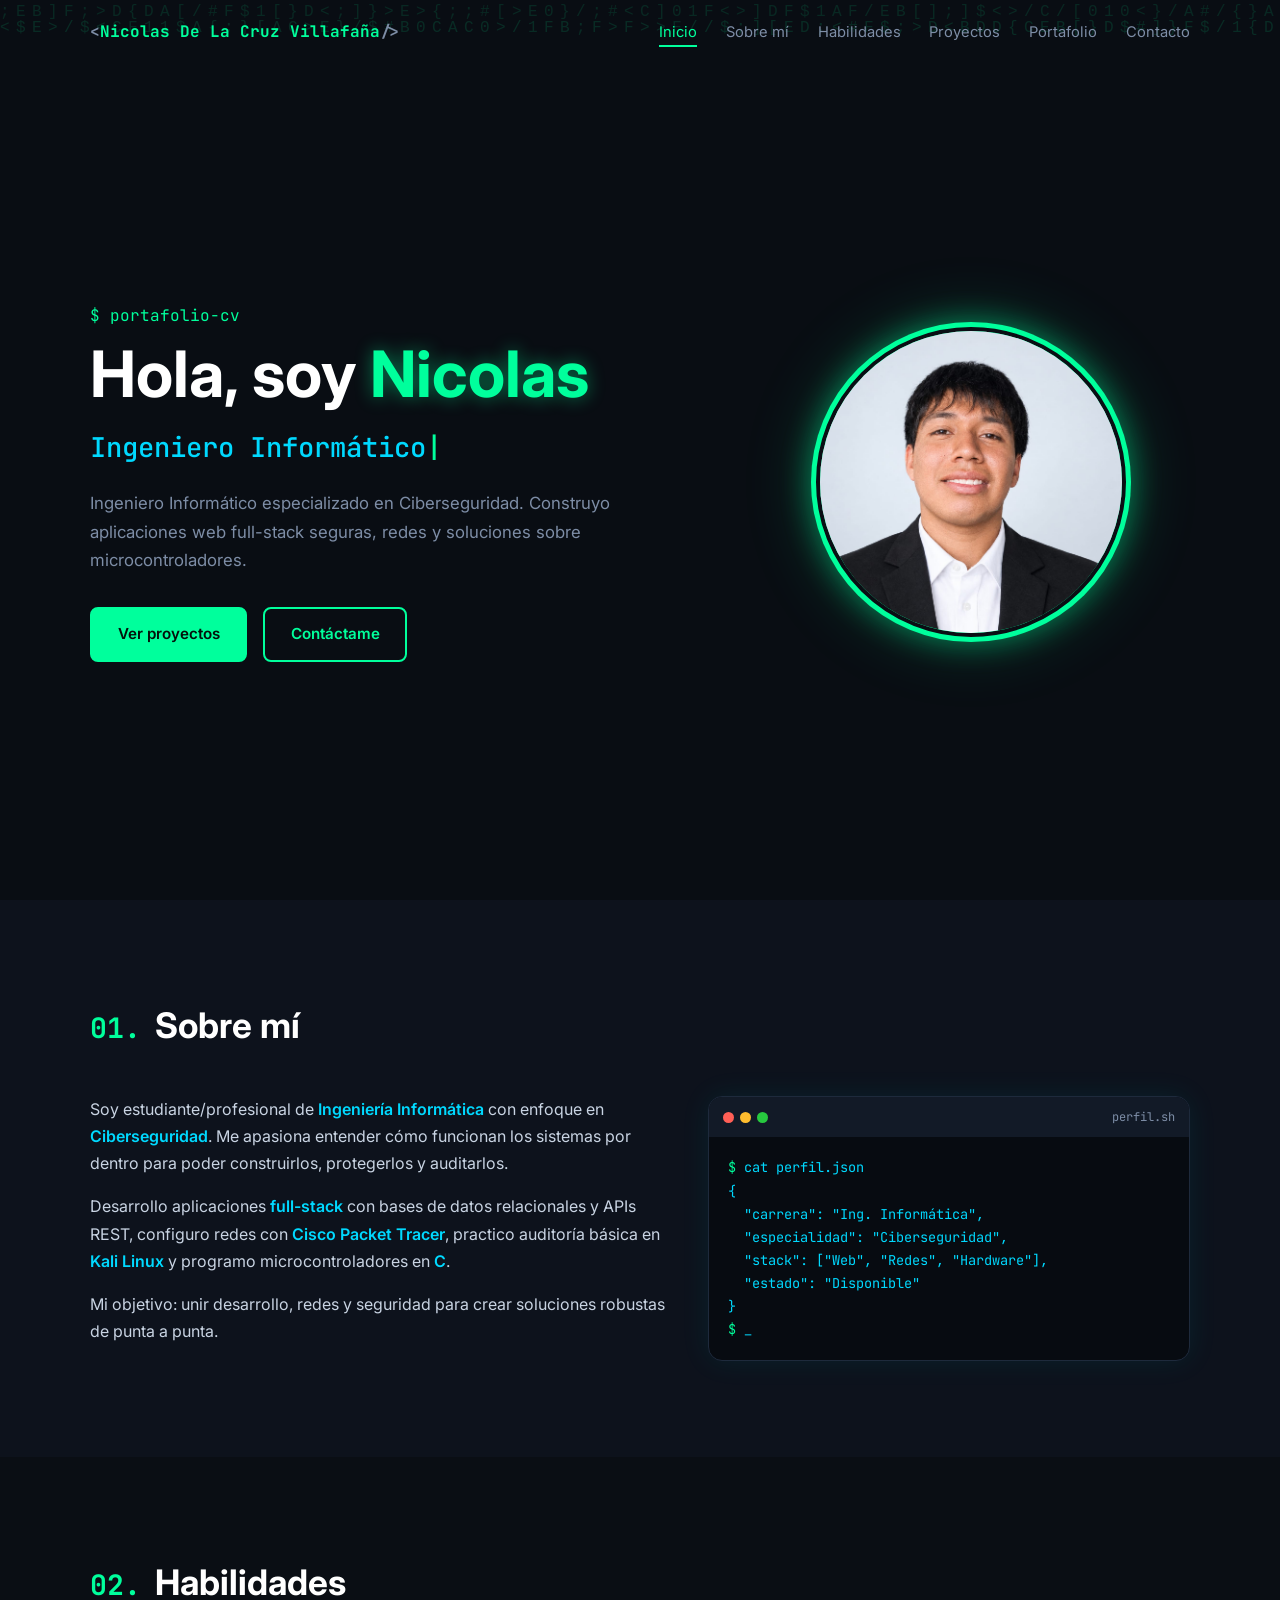
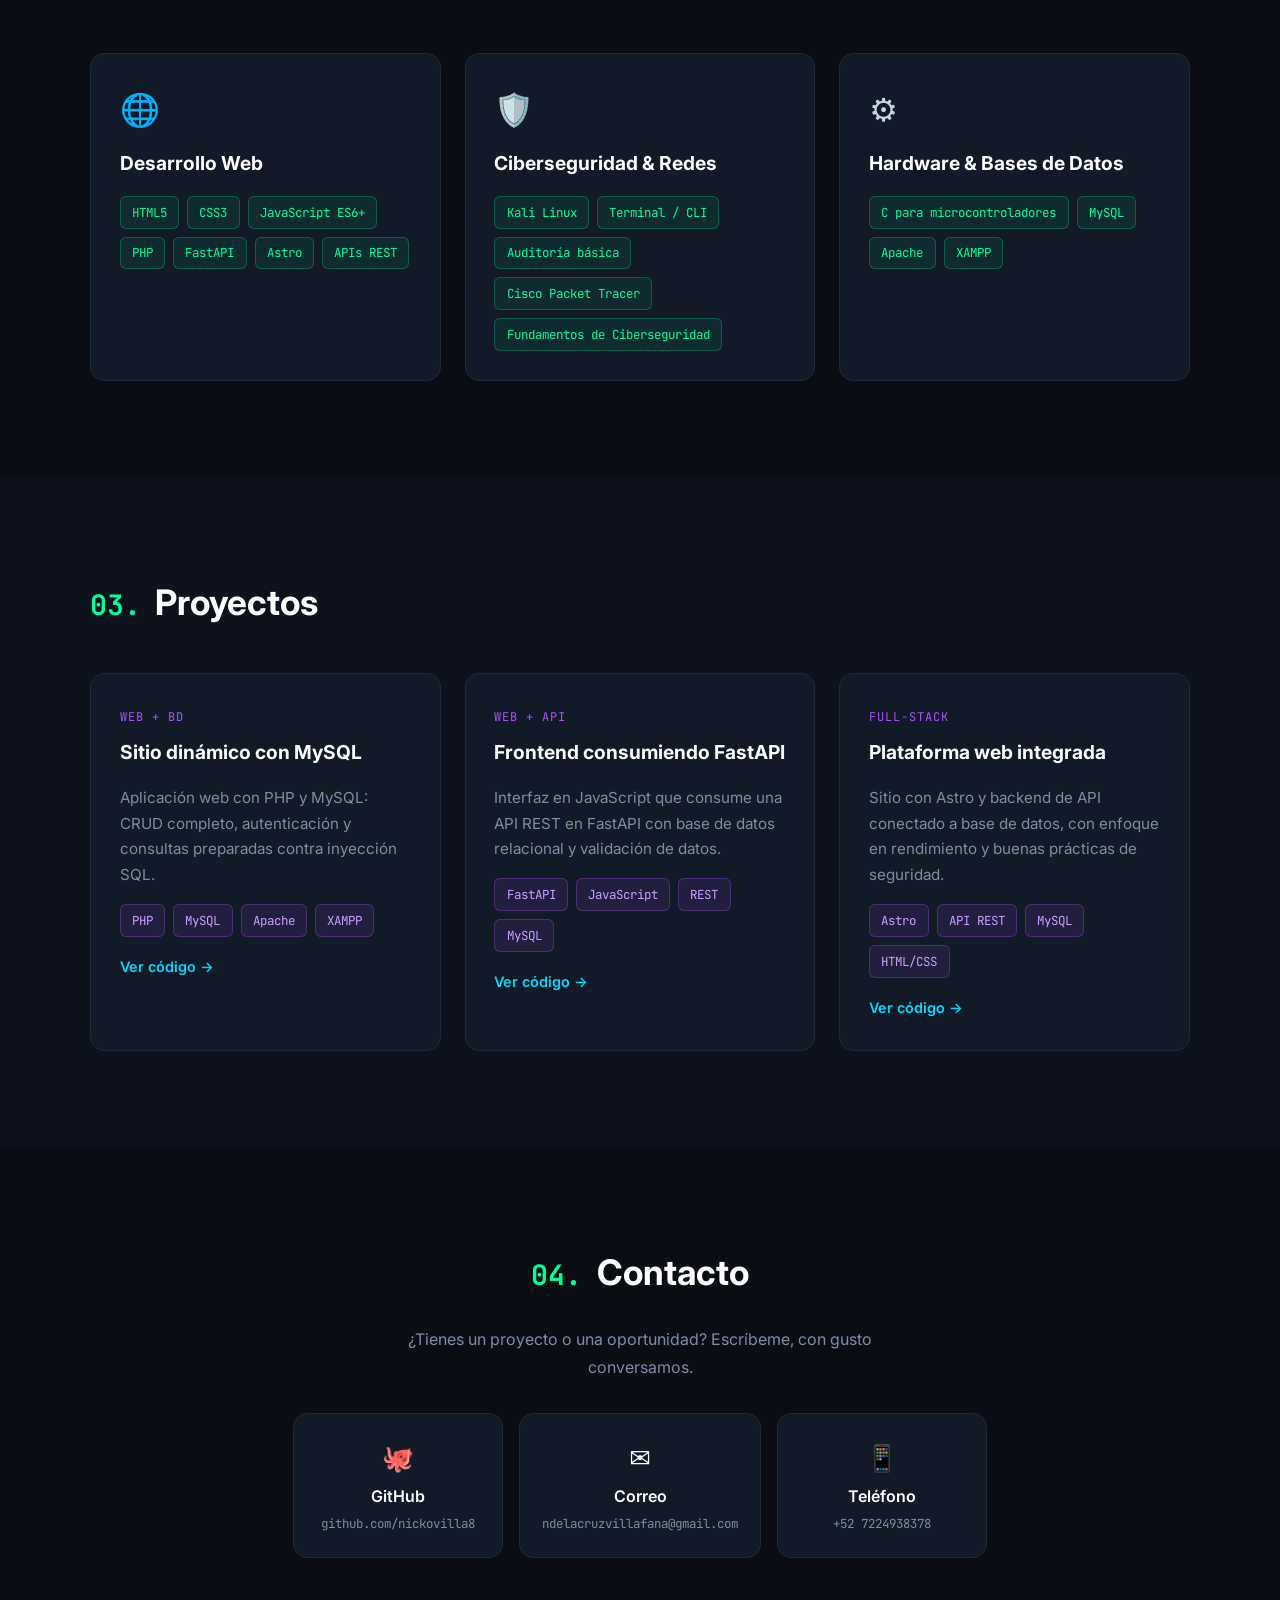
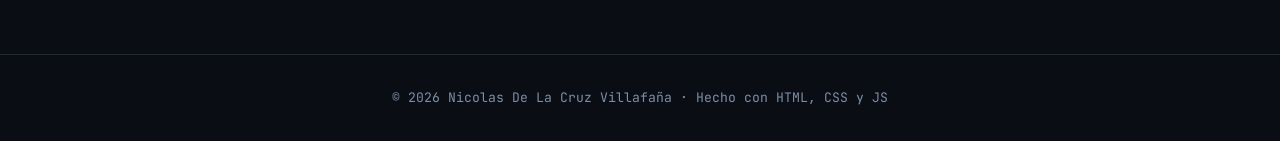
<file: index.html>
<!DOCTYPE html>
<html lang="es">

<head>
  <meta charset="UTF-8" />
  <meta name="viewport" content="width=device-width, initial-scale=1.0" />
  <title>Nicolas De La Cruz Villafaña | Ingeniero Informático</title>
  <meta name="description"
    content="Portafolio de TU NOMBRE: Ingeniería Informática especializada en Ciberseguridad, desarrollo web full-stack, redes y microcontroladores." />
  <meta name="keywords"
    content="ciberseguridad, desarrollo web, full-stack, FastAPI, PHP, MySQL, Kali Linux, redes, portafolio" />
  <meta name="author" content="TU NOMBRE" />
  <meta name="theme-color" content="#0a0e14" />
  <meta property="og:title" content="TU NOMBRE | Ciberseguridad & Full-Stack" />
  <meta property="og:description" content="Ingeniería Informática, Ciberseguridad y Desarrollo Web Full-Stack." />
  <meta property="og:type" content="website" />
  <link rel="icon"
    href="data:image/svg+xml,<svg xmlns='http://www.w3.org/2000/svg' viewBox='0 0 100 100'><text y='.9em' font-size='90'>🌐</text></svg>" />
  <link rel="preconnect" href="https://fonts.googleapis.com" />
  <link rel="preconnect" href="https://fonts.gstatic.com" crossorigin />
  <link
    href="https://fonts.googleapis.com/css2?family=Inter:wght@400;500;600;700&family=JetBrains+Mono:wght@400;500;700&display=swap"
    rel="stylesheet" />
  <link rel="stylesheet" href="styles.css" />
</head>

<body>
  <canvas id="matrix" aria-hidden="true"></canvas>

  <header class="header" id="header">
    <nav class="nav container" aria-label="Navegación principal">
      <a href="#inicio" class="logo">&lt;<span>Nicolas De La Cruz Villafaña</span>/&gt;</a>
      <button class="nav-toggle" id="navToggle" aria-label="Abrir menú" aria-expanded="false">
        <span></span><span></span><span></span>
      </button>
      <ul class="nav-menu" id="navMenu">
        <li><a href="#inicio" class="nav-link">Inicio</a></li>
        <li><a href="#sobre-mi" class="nav-link">Sobre mí</a></li>
        <li><a href="#habilidades" class="nav-link">Habilidades</a></li>
        <li><a href="#proyectos" class="nav-link">Proyectos</a></li>
        <li><a href="portafolio.html" class="nav-link">Portafolio</a></li>
        <li><a href="#contacto" class="nav-link">Contacto</a></li>
      </ul>
    </nav>
  </header>

  <main>
    <section class="hero" id="inicio">
      <div class="container hero-grid">
        <div class="hero-inner">
          <p class="hero-tag mono">$ portafolio-cv</p>
          <h1>Hola, soy <span class="accent">Nicolas</span></h1>
          <h2 class="hero-role mono"><span id="typed"></span><span class="cursor">|</span></h2>
          <p class="hero-text">
            Ingeniero Informático especializado en Ciberseguridad. Construyo aplicaciones web
            full-stack seguras, redes y soluciones sobre microcontroladores.
          </p>
          <div class="hero-cta">
            <a href="#proyectos" class="btn btn-primary">Ver proyectos</a>
            <a href="#contacto" class="btn btn-outline">Contáctame</a>
          </div>
        </div>

        <div class="hero-photo">
          <div class="photo-frame">
            <img src="fotocv.jpg.jpeg" alt="Foto de perfil de TU NOMBRE" width="320" height="320" />
          </div>
        </div>
      </div>
    </section>

    <section class="section" id="sobre-mi">
      <div class="container">
        <h2 class="section-title reveal"><span class="mono">01.</span> Sobre mí</h2>
        <div class="about-grid">
          <div class="about-text reveal">
            <p>
              Soy estudiante/profesional de <strong>Ingeniería Informática</strong> con enfoque en
              <strong>Ciberseguridad</strong>. Me apasiona entender cómo funcionan los sistemas
              por dentro para poder construirlos, protegerlos y auditarlos.
            </p>
            <p>
              Desarrollo aplicaciones <strong>full-stack</strong> con bases de datos relacionales y
              APIs REST, configuro redes con <strong>Cisco Packet Tracer</strong>, practico auditoría
              básica en <strong>Kali Linux</strong> y programo microcontroladores en <strong>C</strong>.
            </p>
            <p>Mi objetivo: unir desarrollo, redes y seguridad para crear soluciones robustas de punta a punta.</p>
          </div>
          <div class="terminal reveal" aria-hidden="true">
            <div class="terminal-bar"><i></i><i></i><i></i><span class="mono">perfil.sh</span></div>
            <pre class="mono"><span class="g">$</span> cat perfil.json
{
  "carrera": "Ing. Informática",
  "especialidad": "Ciberseguridad",
  "stack": ["Web", "Redes", "Hardware"],
  "estado": "Disponible"
}
<span class="g">$</span> _</pre>
          </div>
        </div>
      </div>
    </section>

    <section class="section" id="habilidades">
      <div class="container">
        <h2 class="section-title reveal"><span class="mono">02.</span> Habilidades</h2>
        <div class="skills-grid">
          <article class="skill-card reveal">
            <div class="skill-icon">🌐</div>
            <h3>Desarrollo Web</h3>
            <ul class="tags">
              <li>HTML5</li>
              <li>CSS3</li>
              <li>JavaScript ES6+</li>
              <li>PHP</li>
              <li>FastAPI</li>
              <li>Astro</li>
              <li>APIs REST</li>
            </ul>
          </article>
          <article class="skill-card reveal">
            <div class="skill-icon">🛡️</div>
            <h3>Ciberseguridad & Redes</h3>
            <ul class="tags">
              <li>Kali Linux</li>
              <li>Terminal / CLI</li>
              <li>Auditoría básica</li>
              <li>Cisco Packet Tracer</li>
              <li>Fundamentos de Ciberseguridad</li>
            </ul>
          </article>
          <article class="skill-card reveal">
            <div class="skill-icon">⚙️</div>
            <h3>Hardware & Bases de Datos</h3>
            <ul class="tags">
              <li>C para microcontroladores</li>
              <li>MySQL</li>
              <li>Apache</li>
              <li>XAMPP</li>
            </ul>
          </article>
        </div>
      </div>
    </section>

    <section class="section" id="proyectos">
      <div class="container">
        <h2 class="section-title reveal"><span class="mono">03.</span> Proyectos</h2>
        <div class="projects-grid">
          <article class="project-card reveal">
            <span class="project-label mono">Web + BD</span>
            <h3>Sitio dinámico con MySQL</h3>
            <p>Aplicación web con PHP y MySQL: CRUD completo, autenticación y consultas preparadas contra inyección SQL.
            </p>
            <ul class="tags small">
              <li>PHP</li>
              <li>MySQL</li>
              <li>Apache</li>
              <li>XAMPP</li>
            </ul>
            <a href="https://github.com/Nicomk5" target="_blank" rel="noopener noreferrer" class="project-link">Ver
              código →</a>
          </article>
          <article class="project-card reveal">
            <span class="project-label mono">Web + API</span>
            <h3>Frontend consumiendo FastAPI</h3>
            <p>Interfaz en JavaScript que consume una API REST en FastAPI con base de datos relacional y validación de
              datos.</p>
            <ul class="tags small">
              <li>FastAPI</li>
              <li>JavaScript</li>
              <li>REST</li>
              <li>MySQL</li>
            </ul>
            <a href="https://github.com/tuusuario" target="_blank" rel="noopener noreferrer" class="project-link">Ver
              código →</a>
          </article>
          <article class="project-card reveal">
            <span class="project-label mono">Full-Stack</span>
            <h3>Plataforma web integrada</h3>
            <p>Sitio con Astro y backend de API conectado a base de datos, con enfoque en rendimiento y buenas prácticas
              de seguridad.</p>
            <ul class="tags small">
              <li>Astro</li>
              <li>API REST</li>
              <li>MySQL</li>
              <li>HTML/CSS</li>
            </ul>
            <a href="https://github.com/Nicom5" target="_blank" rel="noopener noreferrer" class="project-link">Ver
              código →</a>
          </article>
        </div>
      </div>
    </section>

    <section class="section" id="contacto">
      <div class="container contact">
        <h2 class="section-title reveal"><span class="mono">04.</span> Contacto</h2>
        <p class="contact-text reveal">¿Tienes un proyecto o una oportunidad? Escríbeme, con gusto conversamos.</p>
        <div class="contact-links reveal">
          <a href="https://github.com/tuusuario" target="_blank" rel="noopener noreferrer" class="contact-item">
            <span>🐙</span> GitHub <small class="mono">github.com/nickovilla8</small>
          </a>
          <a href="mailto:tucorreo@ejemplo.com" class="contact-item">
            <span>✉️</span> Correo <small class="mono">ndelacruzvillafana@gmail.com</small>
          </a>
          <a href="tel:+520000000000" class="contact-item">
            <span>📱</span> Teléfono <small class="mono">+52 7224938378 </small>
          </a>
        </div>
      </div>
    </section>
  </main>

  <footer class="footer">
    <p class="mono">&copy; <span id="year"></span> Nicolas De La Cruz Villafaña · Hecho con HTML, CSS y JS</p>
  </footer>

  <button class="to-top" id="toTop" aria-label="Volver arriba">↑</button>
  <script src="script.js"></script>
</body>

</html>
</file>
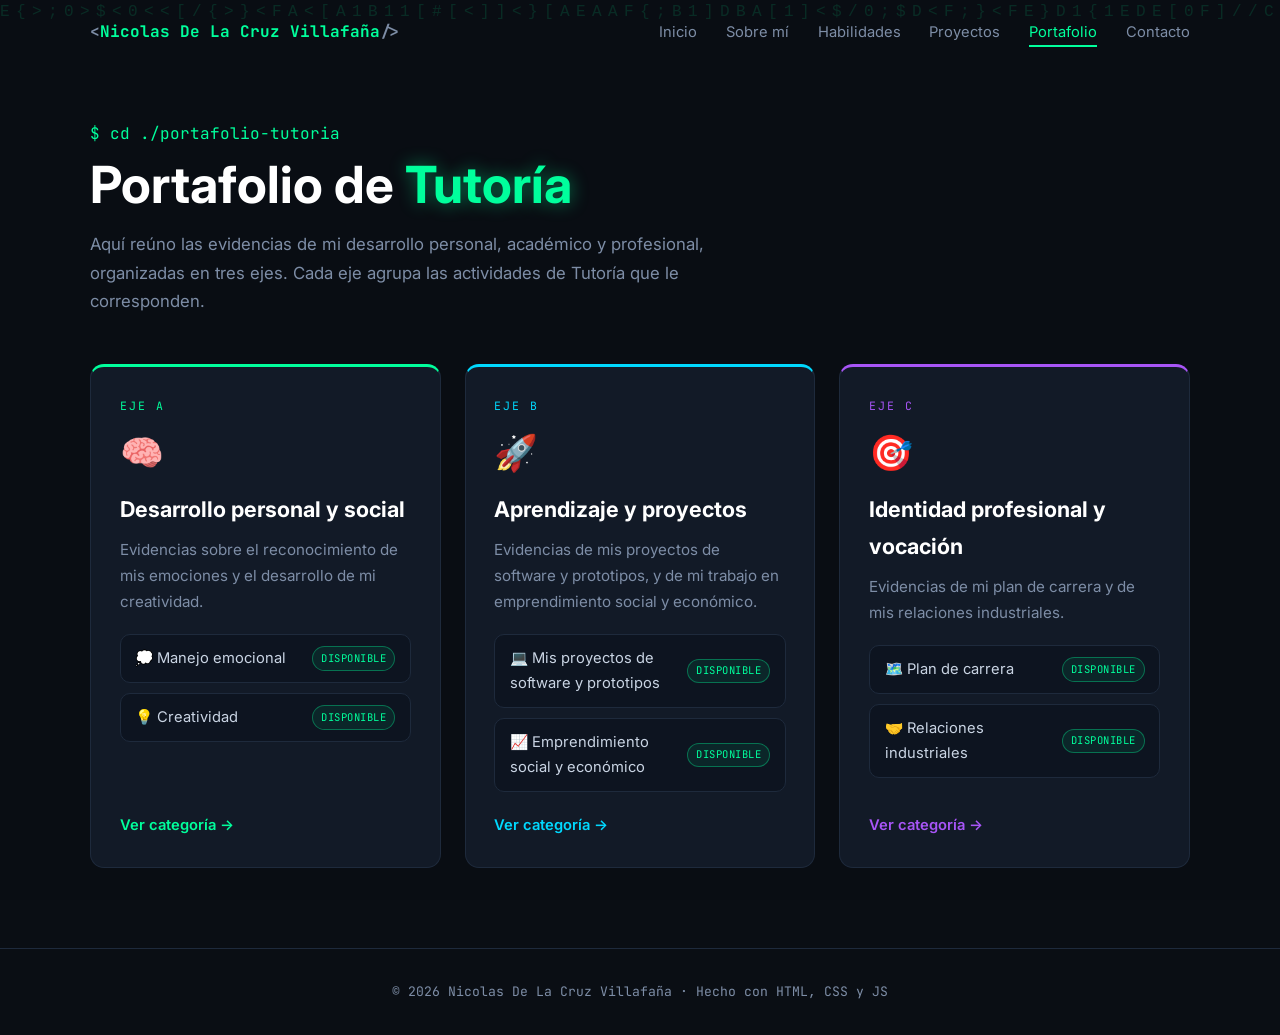
<file: portafolio.html>
<!DOCTYPE html>
<html lang="es">

<head>
    <meta charset="UTF-8" />
    <meta name="viewport" content="width=device-width, initial-scale=1.0" />
    <title>Portafolio de Tutoría | Nicolas De La Cruz Villafaña</title>
    <meta name="description"
        content="Portafolio de Tutoría de Nicolas De La Cruz Villafaña: evidencias de desarrollo personal, académico y profesional." />
    <meta name="theme-color" content="#0a0e14" />
    <link rel="icon"
        href="data:image/svg+xml,<svg xmlns='http://www.w3.org/2000/svg' viewBox='0 0 100 100'><text y='.9em' font-size='90'>🌐</text></svg>" />
    <link rel="preconnect" href="https://fonts.googleapis.com" />
    <link rel="preconnect" href="https://fonts.gstatic.com" crossorigin />
    <link
        href="https://fonts.googleapis.com/css2?family=Inter:wght@400;500;600;700&family=JetBrains+Mono:wght@400;500;700&display=swap"
        rel="stylesheet" />
    <link rel="stylesheet" href="styles.css" />
</head>

<body>
    <canvas id="matrix" aria-hidden="true"></canvas>

    <header class="header" id="header">
        <nav class="nav container" aria-label="Navegación principal">
            <a href="index.html#inicio" class="logo">&lt;<span>Nicolas De La Cruz Villafaña</span>/&gt;</a>
            <button class="nav-toggle" id="navToggle" aria-label="Abrir menú" aria-expanded="false">
                <span></span><span></span><span></span>
            </button>
            <ul class="nav-menu" id="navMenu">
                <li><a href="index.html#inicio" class="nav-link">Inicio</a></li>
                <li><a href="index.html#sobre-mi" class="nav-link">Sobre mí</a></li>
                <li><a href="index.html#habilidades" class="nav-link">Habilidades</a></li>
                <li><a href="index.html#proyectos" class="nav-link">Proyectos</a></li>
                <li><a href="portafolio.html#/" class="nav-link active" aria-current="page">Portafolio</a></li>
                <li><a href="index.html#contacto" class="nav-link">Contacto</a></li>
            </ul>
        </nav>
    </header>

    <main>
        <!-- Aquí portafolio.js dibuja la vista según la ruta: #/  ·  #/categoria  ·  #/categoria/actividad -->
        <div class="pf-view" id="pf-root">
            <noscript>
                <div class="container">
                    <p>Activa JavaScript para ver el portafolio.</p>
                </div>
            </noscript>
        </div>
    </main>

    <footer class="footer">
        <p class="mono">&copy; <span id="year"></span> Nicolas De La Cruz Villafaña · Hecho con HTML, CSS y JS</p>
    </footer>

    <button class="to-top" id="toTop" aria-label="Volver arriba">↑</button>

    <!-- ===================================================================
       CONTENIDO DE LAS ACTIVIDADES
       Cada actividad desarrollada vive en un <template> con id "tpl-<id>".
       Para sumar una nueva: crea su template y, en portafolio.js, agrega
       tpl: "tpl-<id>" a esa actividad.
       =================================================================== -->
    <template id="tpl-manejo-emocional">

        <section class="pf-block reveal">
            <h2 class="pf-h2"><span class="mono">01.</span> Introducción</h2>
            <div class="pf-lead pf-text">
                <p>El manejo emocional es una parte importante del desarrollo personal y académico, ya que permite
                    reconocer
                    nuestras emociones, comprender qué situaciones las provocan y aprender a responder de una manera
                    adecuada.</p>
                <p>Durante mi formación como estudiante de Ingeniería Informática he identificado algunas situaciones
                    académicas
                    que pueden generar frustración, presión e inseguridad. Analizarlas me permite reconocer aspectos que
                    necesito
                    mejorar y desarrollar estrategias para afrontar de mejor manera los retos que se presentan durante
                    mi
                    aprendizaje y trabajo en equipo.</p>
            </div>
        </section>

        <section class="pf-block">
            <h2 class="pf-h2 reveal"><span class="mono">02.</span> Análisis de situaciones académicas</h2>

            <article class="pf-situation reveal">
                <div class="pf-sit-head">
                    <span class="pf-sit-num mono">Situación 1</span>
                    <h3>Dificultad de concentración y aprendizaje</h3>
                </div>
                <span class="pf-label mono">Descripción</span>
                <p class="pf-desc">Una de las dificultades que he identificado durante mi formación académica es
                    mantener la
                    atención cuando se presentan temas teóricos demasiado extensos. En ocasiones, esto provoca que no
                    logre
                    comprender completamente los contenidos. Esta situación también se refleja durante las actividades
                    prácticas,
                    especialmente cuando debo realizar algún ejercicio y no cuento con los conocimientos suficientes
                    para
                    desarrollarlo.</p>
                <div class="pf-facts">
                    <div class="pf-fact emo"><span class="pf-label mono">Emociones</span>
                        <p>Frustración, confusión y desmotivación.</p>
                    </div>
                    <div class="pf-fact det"><span class="pf-label mono">Detonante</span>
                        <p>La extensión de los contenidos teóricos y la falta de comprensión de algunos conocimientos
                            necesarios para realizar las prácticas.</p>
                    </div>
                    <div class="pf-fact res"><span class="pf-label mono">Mi respuesta</span>
                        <p>Puedo perder la concentración, tener dificultades para avanzar y sentir frustración al no
                            conseguir los resultados esperados.</p>
                    </div>
                    <div class="pf-fact est"><span class="pf-label mono">Estrategia</span>
                        <p>Dividir los temas en pequeñas secciones, elaborar apuntes, identificar mis dudas y buscar
                            ejemplos prácticos que faciliten la comprensión.</p>
                    </div>
                </div>
            </article>

            <article class="pf-situation reveal">
                <div class="pf-sit-head">
                    <span class="pf-sit-num mono">Situación 2</span>
                    <h3>Presión por la responsabilidad en un equipo</h3>
                </div>
                <span class="pf-label mono">Descripción</span>
                <p class="pf-desc">Cuando participo en proyectos o prototipos escolares y soy el encargado de
                    desarrollar la
                    parte práctica, siento una responsabilidad importante por conseguir buenos resultados. Esto se
                    vuelve
                    especialmente complicado cuando aparecen dificultades técnicas que impiden avanzar como esperaba, ya
                    que
                    considero que el resultado de mi trabajo también influye en el desempeño de mis compañeros.</p>
                <div class="pf-facts">
                    <div class="pf-fact emo"><span class="pf-label mono">Emociones</span>
                        <p>Estrés, presión e inseguridad.</p>
                    </div>
                    <div class="pf-fact det"><span class="pf-label mono">Detonante</span>
                        <p>Encontrarme con dificultades durante el desarrollo y sentir que debo cumplir con las
                            expectativas del equipo.</p>
                    </div>
                    <div class="pf-fact res"><span class="pf-label mono">Mi respuesta</span>
                        <p>Puedo preocuparme demasiado por los resultados y sentir presión al intentar resolver todos
                            los problemas.</p>
                    </div>
                    <div class="pf-fact est"><span class="pf-label mono">Estrategia</span>
                        <p>Organizar las tareas por prioridades, mantener la calma ante los errores, comunicar las
                            dificultades y solicitar apoyo cuando sea necesario.</p>
                    </div>
                </div>
            </article>

            <article class="pf-situation reveal">
                <div class="pf-sit-head">
                    <span class="pf-sit-num mono">Situación 3</span>
                    <h3>Evitar asumir el liderazgo</h3>
                </div>
                <span class="pf-label mono">Descripción</span>
                <p class="pf-desc">En algunas actividades grupales he identificado que tengo la capacidad de participar
                    como
                    líder y coordinar el trabajo de mis compañeros. Sin embargo, en ocasiones he preferido no asumir ese
                    papel
                    debido a que implica tomar decisiones, organizar actividades y responsabilizarme de ciertos
                    resultados. Esto
                    ha provocado que deje pasar oportunidades para desarrollar mis capacidades de liderazgo.</p>
                <div class="pf-facts">
                    <div class="pf-fact emo"><span class="pf-label mono">Emociones</span>
                        <p>Inseguridad, duda y temor a equivocarme.</p>
                    </div>
                    <div class="pf-fact det"><span class="pf-label mono">Detonante</span>
                        <p>La responsabilidad que implica dirigir un equipo y tomar decisiones que pueden influir en el
                            resultado del trabajo.</p>
                    </div>
                    <div class="pf-fact res"><span class="pf-label mono">Mi respuesta</span>
                        <p>Prefiero mantenerme en un papel de integrante del equipo, aunque tenga la posibilidad de
                            aportar más desde una posición de liderazgo.</p>
                    </div>
                    <div class="pf-fact est"><span class="pf-label mono">Estrategia</span>
                        <p>Fortalecer mi confianza, aceptar responsabilidades progresivamente y comprender que liderar
                            también significa escuchar, colaborar y aprender de los errores.</p>
                    </div>
                </div>
            </article>
        </section>

        <section class="pf-block">
            <h2 class="pf-h2 reveal"><span class="mono">03.</span> Aplicación de una estrategia de autorregulación</h2>
            <div class="pf-selected reveal">
                <div class="pf-fact det"><span class="pf-label mono">Situación seleccionada</span>
                    <p>Presión por la responsabilidad en un equipo.</p>
                </div>
                <div class="pf-fact est"><span class="pf-label mono">Estrategia</span>
                    <p>Organización y resolución progresiva de problemas.</p>
                </div>
            </div>
            <div class="pf-text reveal">
                <p>La estrategia consiste en evitar que la presión por conseguir resultados me impida pensar con
                    claridad. Para
                    ello, propongo aplicar los siguientes pasos:</p>
            </div>
            <ol class="pf-steps">
                <li class="reveal"><strong>Identificar el problema:</strong> reconocer qué parte del proyecto está
                    presentando dificultades.</li>
                <li class="reveal"><strong>Organizar las tareas:</strong> dividir el problema en actividades más
                    pequeñas y establecer prioridades.</li>
                <li class="reveal"><strong>Buscar alternativas:</strong> analizar diferentes maneras de solucionar el
                    inconveniente sin apresurarme.</li>
                <li class="reveal"><strong>Comunicarme con el equipo:</strong> compartir los avances y dificultades para
                    recibir opiniones y apoyo.</li>
                <li class="reveal"><strong>Evaluar los resultados:</strong> revisar qué funcionó y qué aspectos
                    necesitan mejorar.</li>
            </ol>

            <div class="pf-compare">
                <div class="pf-col before reveal">
                    <h3>ANTES</h3>
                    <ul>
                        <li>Sentir que toda la responsabilidad depende de mí.</li>
                        <li>Preocuparme demasiado cuando algo no funciona.</li>
                        <li>Intentar resolver todo rápidamente.</li>
                        <li>Sentir presión por los resultados.</li>
                    </ul>
                </div>
                <div class="pf-col after reveal">
                    <h3>DESPUÉS <small>Resultado esperado</small></h3>
                    <ul>
                        <li>Reconocer que el proyecto es un esfuerzo colectivo.</li>
                        <li>Analizar el problema con mayor tranquilidad.</li>
                        <li>Dividir las dificultades y establecer prioridades.</li>
                        <li>Concentrarme en el proceso y la búsqueda de soluciones.</li>
                    </ul>
                </div>
            </div>
            <p class="pf-note reveal"><strong>Aclaración:</strong> el apartado DESPUÉS representa los resultados
                esperados de
                aplicar la estrategia, no una experiencia ya comprobada.</p>
        </section>

        <section class="pf-block reveal">
            <h2 class="pf-h2"><span class="mono">04.</span> Reflexión individual</h2>
            <div class="pf-quote pf-text">
                <p>Al analizar estas situaciones, me doy cuenta de que el manejo emocional influye directamente en mi
                    desempeño
                    académico y en la manera en que trabajo con otras personas. Reconozco que necesito mejorar mi
                    concentración
                    cuando estudio temas teóricos, aprender a controlar la presión cuando tengo responsabilidades
                    importantes y
                    tener mayor confianza para asumir el liderazgo dentro de un equipo. En situaciones similares,
                    buscaré
                    organizar mejor mis actividades, tomar los problemas con mayor tranquilidad y no tener miedo de
                    pedir apoyo
                    cuando sea necesario. También quiero aprovechar las oportunidades para desarrollar mis capacidades
                    de
                    liderazgo, entendiendo que equivocarme forma parte del aprendizaje y que cada experiencia puede
                    ayudarme a
                    mejorar tanto personal como académicamente.</p>
            </div>
        </section>

        <section class="pf-block reveal">
            <h2 class="pf-h2"><span class="mono">05.</span> Conclusión</h2>
            <div class="pf-text">
                <p>El desarrollo de esta actividad me permitió identificar algunas situaciones que pueden afectar mi
                    desempeño
                    durante la formación académica y reconocer que no siempre reacciono de la mejor manera ante las
                    dificultades.
                </p>
                <p>Comprendí que el manejo emocional no significa evitar los problemas o las emociones negativas, sino
                    aprender
                    a reconocerlas y desarrollar herramientas para enfrentarlas. También considero importante fortalecer
                    mi
                    confianza, mejorar mi organización y aprender a trabajar bajo presión sin olvidar que el trabajo en
                    equipo
                    implica compartir responsabilidades.</p>
                <p>Estos aprendizajes pueden ayudarme a desenvolverme mejor tanto en mis actividades académicas como en
                    mi
                    futuro desarrollo profesional.</p>
            </div>
        </section>

    </template>

    <template id="tpl-creatividad">

        <section class="pf-block reveal">
            <h2 class="pf-h2"><span class="mono">01.</span> Información general</h2>
            <div class="pf-selected">
                <div class="pf-fact res"><span class="pf-label mono">Fecha</span>
                    <p>6 de noviembre de 2026</p>
                </div>
                <div class="pf-fact est"><span class="pf-label mono">Título de la actividad</span>
                    <p>Optimización de la distribución de salones en el edificio de Informática.</p>
                </div>
            </div>
        </section>

        <section class="pf-block reveal">
            <h2 class="pf-h2"><span class="mono">02.</span> Contexto</h2>
            <div class="pf-lead pf-text">
                <p>En el edificio de Informática existe una sala de cómputo que utilizan diferentes grupos,
                    principalmente
                    estudiantes de primer semestre que todavía no cuentan con computadora propia. Sin embargo, mi grupo
                    de quinto
                    semestre tiene asignada esa sala como salón habitual, aunque la mayoría de mis compañeros cuenta con
                    equipo
                    personal.</p>
                <p>Cuando los grupos de primer semestre necesitan utilizar la sala, mi grupo debe trasladarse a otras
                    aulas.
                    Esta organización genera cambios de salón durante la semana y no siempre permite aprovechar
                    adecuadamente las
                    computadoras institucionales.</p>
            </div>
        </section>

        <section class="pf-block reveal">
            <h2 class="pf-h2"><span class="mono">03.</span> Problema observado</h2>
            <div class="pf-text">
                <p>La distribución actual de los salones no considera completamente las necesidades tecnológicas de cada
                    grupo.
                    Esto provoca movimientos entre aulas y hace que algunos equipos institucionales permanezcan sin
                    utilizarse
                    mientras otros estudiantes podrían necesitarlos.</p>
            </div>
        </section>

        <section class="pf-block">
            <h2 class="pf-h2 reveal"><span class="mono">04.</span> Tres ideas y criterio de selección</h2>
            <p class="pf-text reveal">Se plantearon tres alternativas:</p>

            <article class="pf-situation pf-idea selected reveal">
                <div class="pf-sit-head">
                    <span class="pf-sit-num mono">Idea 1</span>
                    <h3>Redistribución estratégica de salones</h3>
                    <span class="pf-status ready mono">Propuesta seleccionada</span>
                </div>
                <p class="pf-desc">Asignar los espacios considerando las necesidades tecnológicas de cada grupo, dando
                    prioridad a la sala de cómputo para quienes necesitan utilizar los equipos institucionales.</p>
            </article>

            <article class="pf-situation pf-idea reveal">
                <div class="pf-sit-head">
                    <span class="pf-sit-num mono">Idea 2</span>
                    <h3>Sistema digital de asignación de aulas</h3>
                </div>
                <p class="pf-desc">Crear una plataforma donde se puedan consultar los horarios, grupos y disponibilidad
                    de los
                    salones.</p>
            </article>

            <article class="pf-situation pf-idea reveal">
                <div class="pf-sit-head">
                    <span class="pf-sit-num mono">Idea 3</span>
                    <h3>Calendario de uso de la sala de cómputo</h3>
                </div>
                <p class="pf-desc">Organizar los horarios de utilización de la sala para evitar conflictos entre los
                    grupos
                    que necesitan acceder a ella.</p>
            </article>

            <div class="pf-selected reveal">
                <div class="pf-fact est"><span class="pf-label mono">Propuesta seleccionada</span>
                    <p>Redistribución estratégica de salones.</p>
                </div>
                <div class="pf-fact det"><span class="pf-label mono">Criterio de selección</span>
                    <p>Se eligió esta alternativa porque permite atender directamente el problema mediante una mejor
                        organización de los espacios existentes, sin depender de la construcción de nuevas instalaciones
                        o de la implementación de un sistema adicional.</p>
                </div>
            </div>
        </section>

        <section class="pf-block">
            <h2 class="pf-h2 reveal"><span class="mono">05.</span> Prototipo</h2>
            <figure class="pf-figure reveal">
                <a href="prototipo.jpg" target="_blank" rel="noopener noreferrer"
                    aria-label="Abrir la imagen del prototipo en tamaño completo">
                    <img src="prototipo.jpg" alt="Prototipo de organización de espacios del edificio de Informática"
                        loading="lazy" decoding="async" onerror="this.closest('.pf-figure').classList.add('missing')" />
                </a>
                <p class="pf-missing">La imagen del prototipo no se pudo cargar.</p>
                <figcaption class="mono">Prototipo visual · toca la imagen para verla en tamaño completo</figcaption>
            </figure>
            <div class="pf-text reveal">
                <p>Este prototipo representa una propuesta de distribución de los espacios, considerando las necesidades
                    de los
                    grupos y el aprovechamiento de los equipos institucionales.</p>
            </div>
            <p class="pf-note reveal"><strong>Aclaración:</strong> se trata de una propuesta académica sujeta a revisión
                y
                autorización institucional. No ha sido implementada.</p>
        </section>

        <section class="pf-block">
            <h2 class="pf-h2 reveal"><span class="mono">06.</span> Retroalimentación de un usuario</h2>
            <p class="pf-text reveal">La opinión fue proporcionada por un alumno de quinto semestre que conoce la
                situación
                actual.</p>
            <div class="pf-quote pf-text reveal">
                <p>El alumno comentó que sí existen cambios frecuentes de aula durante la semana. Explicó que algunos
                    días el
                    grupo utiliza la sala de cómputo durante toda la jornada, mientras que otros días debe alternar
                    entre un aula
                    convencional y su salón asignado.</p>
                <p>También consideró conveniente que los grupos que todavía no cuentan con computadoras propias tengan
                    prioridad para utilizar la sala de cómputo, ya que los estudiantes de quinto semestre cuentan con
                    equipo
                    personal y, en ocasiones, las computadoras institucionales ocupan espacio sin ser utilizadas.</p>
                <p>Respecto a la propuesta, señaló que una mejor asignación de los salones podría ayudar a aprovechar la
                    capacidad de los equipos disponibles. Finalmente, recomendó revisar y reorganizar el rol de las
                    aulas de
                    acuerdo con las necesidades de cada grupo.</p>
            </div>
            <div class="pf-lead pf-text reveal pf-conclusion">
                <span class="pf-label mono">Conclusión de la retroalimentación</span>
                <p>La opinión del alumno respalda la importancia de organizar los espacios considerando qué grupos
                    necesitan
                    realmente los equipos institucionales. Además, aporta la recomendación de mejorar la distribución
                    semanal de
                    las aulas para aprovechar mejor los recursos existentes.</p>
            </div>
        </section>

        <section class="pf-block reveal">
            <h2 class="pf-h2"><span class="mono">07.</span> Reflexión personal</h2>
            <p class="pf-text"><span class="pf-label mono">¿Por qué crees que tu propuesta aporta valor?</span></p>
            <div class="pf-quote pf-text">
                <p>Al desarrollar esta actividad comprendí que la creatividad no consiste únicamente en inventar algo
                    nuevo,
                    sino también en observar situaciones cotidianas e identificar oportunidades de mejora. En este caso,
                    pude
                    reconocer que la distribución de los salones de nuestro edificio de Informática genera movimientos
                    entre
                    grupos que podrían reducirse mediante una mejor organización. Considero que es importante tomar en
                    cuenta las
                    necesidades de cada semestre, especialmente las de los estudiantes que todavía no cuentan con equipo
                    propio.
                    Esta propuesta me permitió pensar en cómo aprovechar mejor los recursos que ya existen dentro de
                    nuestra
                    institución. También aprendí que, antes de plantear una solución, es necesario analizar el problema,
                    considerar diferentes alternativas y escuchar las opiniones de otras personas.</p>
            </div>
        </section>

    </template>

    <template id="tpl-proyectos-software">

        <section class="pf-block">
            <h2 class="pf-h2 reveal"><span class="mono">01.</span> Proyectos de software y prototipos</h2>

            <!-- PROYECTO 1 -->
            <article class="pf-situation reveal">
                <div class="pf-sit-head">
                    <span class="pf-sit-num mono">Proyecto 1</span>
                    <h3>Control y Análisis de Consumo Energético para los Hogares</h3>
                </div>

                <span class="pf-label mono">Descripción</span>
                <p class="pf-desc">Desarrollo de un sistema de monitoreo energético orientado al análisis del consumo
                    eléctrico en los hogares mediante tecnología IoT. El prototipo obtiene mediciones de corriente
                    eléctrica, procesa la información y transmite los datos a una plataforma digital para su
                    almacenamiento, consulta y visualización.</p>

                <span class="pf-label mono">Desarrollo</span>
                <p class="pf-desc">Se utilizó una placa ESP32, un sensor de corriente y una pantalla LCD de 16x2 con
                    comunicación I2C. Se implementó la lectura y procesamiento de señales mediante EmonLib.
                    Posteriormente, se incorporó conectividad Wi-Fi para transmitir las mediciones a Google Apps Script
                    y almacenarlas automáticamente en Google Sheets.</p>
                <p class="pf-desc">También se desarrolló un panel web con HTML, CSS, JavaScript y Chart.js para
                    visualizar gráficamente los registros y consultar las mediciones recientes.</p>

                <span class="pf-label mono">Tecnologías</span>
                <ul class="pf-tags">
                    <li>ESP32 y sensor de corriente</li>
                    <li>LCD 16x2 con I2C</li>
                    <li>C++ y EmonLib</li>
                    <li>Wi-Fi e IoT</li>
                    <li>Google Apps Script y Google Sheets</li>
                    <li>HTML, CSS, JavaScript y Chart.js</li>
                </ul>

                <span class="pf-label mono">Resultados</span>
                <p class="pf-desc">Se obtuvo un prototipo funcional capaz de recopilar, transmitir, almacenar y
                    visualizar mediciones eléctricas. Se fortalecieron conocimientos de electrónica, microcontroladores,
                    comunicación inalámbrica, servicios en la nube y desarrollo web.</p>

                <span class="pf-label mono">Evidencia</span>
                <figure class="pf-figure">
                    <a href="sensor.jpg" target="_blank" rel="noopener noreferrer"
                        aria-label="Abrir la imagen de evidencia en tamaño completo">
                        <img src="sensor.jpg"
                            alt="Evidencia del prototipo de monitoreo energético con ESP32 y sensor de corriente"
                            loading="lazy" decoding="async"
                            onerror="this.closest('.pf-figure').classList.add('missing')" />
                    </a>
                    <p class="pf-missing">La imagen de evidencia no se pudo cargar.</p>
                    <figcaption class="mono">Evidencia del prototipo · toca la imagen para verla en tamaño completo
                    </figcaption>
                </figure>
            </article>

            <!-- PROYECTO 2 -->
            <article class="pf-situation reveal">
                <div class="pf-sit-head">
                    <span class="pf-sit-num mono">Proyecto 2</span>
                    <h3>Sistema Web de Gestión de Vacantes para Programadores</h3>
                </div>

                <span class="pf-label mono">Descripción</span>
                <p class="pf-desc">Desarrollo de una plataforma web para consultar y administrar ofertas laborales
                    dirigidas al área de programación y desarrollo de software, permitiendo registrar, actualizar,
                    eliminar y consultar vacantes mediante una interfaz gráfica.</p>

                <span class="pf-label mono">Desarrollo</span>
                <p class="pf-desc">Se implementó un módulo de inicio de sesión y un panel de administración desde el
                    cual se pueden registrar nuevas vacantes, editar información existente y eliminar registros.</p>
                <p class="pf-desc">También se integró una API de conversión de divisas para convertir cantidades de
                    pesos mexicanos (MXN) a dólares estadounidenses (USD) y euros (EUR).</p>
                <p class="pf-desc">Se desarrolló un apartado de estadísticas utilizando Chart.js y se trabajó en la
                    publicación del proyecto mediante GitHub y Vercel.</p>

                <span class="pf-label mono">Tecnologías</span>
                <ul class="pf-tags">
                    <li>HTML5, CSS3 y JavaScript</li>
                    <li>Chart.js</li>
                    <li>API de conversión de divisas</li>
                    <li>Git y GitHub</li>
                    <li>Vercel</li>
                </ul>

                <span class="pf-label mono">Resultados</span>
                <p class="pf-desc">Se obtuvo una plataforma funcional para administrar ofertas laborales, integrando
                    autenticación, gestión de información, consumo de APIs, visualización de datos y publicación web.
                </p>

                <span class="pf-label mono">Evidencia</span>
                <p class="pf-desc">Por el momento no se cuenta con capturas de pantalla de este proyecto.</p>
            </article>
        </section>

        <section class="pf-block reveal">
            <h2 class="pf-h2"><span class="mono">02.</span> Reflexión individual</h2>
            <!-- Cuando la tengas (100 a 150 palabras), reemplaza el <p class="pf-note"> por:
                 <div class="pf-quote pf-text"><p>Tu reflexión aquí</p></div> -->
            <p class="pf-note"><strong></strong>
                Al desarrollar estos proyectos comprendí la importancia de integrar diferentes tecnologías para crear
                soluciones que respondan a necesidades reales. El sistema de monitoreo energético me permitió aplicar
                conocimientos de electrónica, programación de microcontroladores y comunicación IoT, además de conectar
                un dispositivo físico con servicios en la nube y una plataforma web. Por otra parte, el sistema de
                gestión de vacantes me ayudó a fortalecer mis habilidades en desarrollo web, consumo de APIs,
                administración de información y visualización de datos. Ambos proyectos representaron oportunidades para
                llevar los conocimientos adquiridos durante mi formación académica a aplicaciones prácticas. También
                comprendí que desarrollar software requiere investigar, resolver problemas, probar diferentes
                alternativas y aprender continuamente.</p>
        </section>

    </template>
    <template id="tpl-emprendimiento">

        <section class="pf-block reveal">
            <h2 class="pf-h2"><span class="mono">01.</span> Descripción general</h2>
            <div class="pf-selected">
                <div class="pf-fact res"><span class="pf-label mono">Nombre del emprendimiento</span>
                    <p>NegocioFácil</p>
                </div>
                <div class="pf-fact est"><span class="pf-label mono">Etapa</span>
                    <p>Propuesta en etapa de planificación.</p>
                </div>
            </div>
            <div class="pf-lead pf-text">
                <p>NegocioFácil es una propuesta de plataforma web diseñada para ayudar a pequeños negocios a
                    administrar sus productos, inventario y ventas de manera sencilla y accesible.</p>
                <p>El objetivo es apoyar a pequeños comerciantes mediante herramientas digitales que faciliten la
                    organización de sus negocios, sin necesidad de utilizar sistemas empresariales costosos.</p>
            </div>
            <p class="pf-note"><strong>Aclaración:</strong> NegocioFácil es una propuesta de emprendimiento en etapa de
                planificación. No es una empresa que ya esté funcionando ni un sistema que ya haya sido desarrollado.
            </p>
        </section>

        <section class="pf-block reveal">
            <h2 class="pf-h2"><span class="mono">02.</span> Problema y beneficiarios</h2>
            <div class="pf-text">
                <p>Se identifica como necesidad preliminar la dificultad que pueden tener algunos pequeños negocios para
                    llevar un control organizado de sus productos, existencias y ventas, especialmente cuando utilizan
                    registros manuales.</p>
            </div>
            <span class="pf-label mono">Beneficiarios</span>
            <ul class="pf-tags">
                <li>Tiendas pequeñas</li>
                <li>Papelerías</li>
                <li>Negocios de comida</li>
                <li>Comercios familiares</li>
                <li>Emprendedores independientes</li>
            </ul>
            <p class="pf-note"><strong>Aclaración:</strong> se trata de una necesidad identificada de manera
                preliminar, ya que todavía no se realizaron entrevistas para validar el problema directamente con
                comerciantes.</p>
        </section>

        <section class="pf-block reveal">
            <h2 class="pf-h2"><span class="mono">03.</span> Propuesta de valor</h2>
            <div class="pf-lead pf-text">
                <p>Ofrecer una plataforma web sencilla, accesible y fácil de utilizar que permita a los pequeños
                    comerciantes organizar las operaciones básicas de su negocio sin depender de sistemas complicados o
                    costosos.</p>
            </div>
        </section>

        <section class="pf-block reveal">
            <h2 class="pf-h2"><span class="mono">04.</span> Solución propuesta</h2>
            <div class="pf-text">
                <p>La plataforma contempla las siguientes funciones:</p>
            </div>
            <ul class="pf-list-plain">
                <li>Registro y administración de productos.</li>
                <li>Control de inventario y existencias.</li>
                <li>Registro de ventas.</li>
                <li>Consulta de productos disponibles.</li>
                <li>Reportes básicos de ventas.</li>
            </ul>
        </section>

        <section class="pf-block reveal">
            <h2 class="pf-h2"><span class="mono">05.</span> Canales y relación con los usuarios</h2>
            <div class="pf-facts">
                <div class="pf-fact det"><span class="pf-label mono">Canales</span>
                    <ul class="pf-list-plain">
                        <li>Página web.</li>
                        <li>Redes sociales.</li>
                        <li>Recomendaciones.</li>
                        <li>Demostraciones del sistema.</li>
                    </ul>
                </div>
                <div class="pf-fact est"><span class="pf-label mono">Relación con usuarios</span>
                    <ul class="pf-list-plain">
                        <li>Interfaz intuitiva.</li>
                        <li>Guías de uso.</li>
                        <li>Atención y soporte básico.</li>
                        <li>Mejoras basadas en comentarios de los usuarios.</li>
                    </ul>
                </div>
            </div>
        </section>

        <section class="pf-block reveal">
            <h2 class="pf-h2"><span class="mono">06.</span> Recursos necesarios</h2>
            <ul class="pf-tags">
                <li>Computadora para el desarrollo</li>
                <li>Conocimientos de programación web</li>
                <li>HTML, CSS y JavaScript</li>
                <li>Base de datos</li>
                <li>Servicio de alojamiento web</li>
                <li>Conexión a internet</li>
                <li>Tiempo de desarrollo y mantenimiento</li>
            </ul>
        </section>

        <section class="pf-block reveal">
            <h2 class="pf-h2"><span class="mono">07.</span> Actividades principales</h2>
            <ul class="pf-list-plain">
                <li>Investigar las necesidades de los pequeños negocios.</li>
                <li>Diseñar la interfaz.</li>
                <li>Desarrollar los módulos de inventario y ventas.</li>
                <li>Realizar pruebas.</li>
                <li>Corregir errores.</li>
                <li>Dar mantenimiento y soporte.</li>
            </ul>
        </section>

        <section class="pf-block reveal">
            <h2 class="pf-h2"><span class="mono">08.</span> Costos iniciales estimados</h2>
            <div class="pf-table-wrap">
                <table class="pf-table">
                    <thead>
                        <tr>
                            <th scope="col">Concepto</th>
                            <th scope="col">Costo estimado</th>
                        </tr>
                    </thead>
                    <tbody>
                        <tr>
                            <td>Dominio</td>
                            <td>$300–$500 MXN</td>
                        </tr>
                        <tr>
                            <td>Alojamiento web</td>
                            <td>$0–$300 MXN</td>
                        </tr>
                        <tr>
                            <td>Materiales y pruebas</td>
                            <td>$200 MXN</td>
                        </tr>
                        <tr>
                            <td>Herramientas de desarrollo</td>
                            <td>$0 MXN</td>
                        </tr>
                        <tr class="pf-total">
                            <td>Total estimado</td>
                            <td>$500–$1,000 MXN</td>
                        </tr>
                    </tbody>
                </table>
            </div>
            <p class="pf-note"><strong>Aclaración:</strong> estos valores son estimaciones iniciales para planificar un
                prototipo y pueden cambiar dependiendo de los servicios elegidos.</p>
        </section>

        <section class="pf-block reveal">
            <h2 class="pf-h2"><span class="mono">09.</span> Sostenibilidad económica</h2>
            <div class="pf-text">
                <p>Se propone un modelo freemium:</p>
            </div>
            <ul class="pf-list-plain">
                <li>Funciones básicas gratuitas.</li>
                <li>Funciones adicionales mediante una suscripción de bajo costo.</li>
            </ul>
            <div class="pf-text">
                <p>Los ingresos permitirían cubrir alojamiento, mantenimiento, soporte y futuras mejoras.</p>
            </div>
        </section>

        <section class="pf-block reveal">
            <h2 class="pf-h2"><span class="mono">10.</span> Indicador de impacto</h2>
            <div class="pf-selected">
                <div class="pf-fact res"><span class="pf-label mono">Meta inicial propuesta</span>
                    <p>Que al menos tres pequeños negocios prueben el prototipo y compartan su opinión.</p>
                </div>
            </div>
            <span class="pf-label mono">Otros indicadores</span>
            <ul class="pf-list-plain">
                <li>Número de negocios que prueben la plataforma.</li>
                <li>Número de usuarios que organicen sus registros digitalmente.</li>
                <li>Opiniones sobre la facilidad de uso.</li>
                <li>Posible reducción de errores al registrar productos y ventas, si se puede medir.</li>
            </ul>
            <p class="pf-note"><strong>Aclaración:</strong> son metas e indicadores propuestos, no resultados
                obtenidos.</p>
        </section>

        <section class="pf-block">
            <h2 class="pf-h2 reveal"><span class="mono">11.</span> Prototipo visual</h2>
            <figure class="pf-figure reveal">
                <a href="ideanegocio.jpg" target="_blank" rel="noopener noreferrer"
                    aria-label="Abrir la imagen del prototipo de NegocioFácil en tamaño completo">
                    <img src="ideanegocio.jpg" alt="Prototipo visual de la propuesta NegocioFácil" loading="lazy"
                        decoding="async" onerror="this.closest('.pf-figure').classList.add('missing')" />
                </a>
                <p class="pf-missing">La imagen del prototipo no se pudo cargar.</p>
                <figcaption class="mono">Prototipo visual de la propuesta NegocioFácil · toca la imagen para verla en
                    tamaño completo</figcaption>
            </figure>
        </section>

        <section class="pf-block reveal">
            <h2 class="pf-h2"><span class="mono">12.</span> Reflexión personal</h2>
            <div class="pf-quote pf-text">
                <p>Al desarrollar esta propuesta comprendí que un emprendimiento no debe enfocarse únicamente en generar
                    ingresos, sino también en aportar algo positivo a la comunidad. Con NegocioFácil buscaría apoyar a
                    los pequeños negocios mediante una herramienta digital accesible que facilite la administración de
                    sus productos, inventario y ventas. Para mantener su sostenibilidad económica, propondría ofrecer
                    funciones básicas gratuitas y servicios adicionales mediante una suscripción de bajo costo. De esta
                    manera, los comerciantes podrían utilizar la plataforma sin que el precio represente una barrera.
                    Considero que el equilibrio entre sostenibilidad e impacto social se logra cuando el proyecto puede
                    mantenerse económicamente mientras continúa ofreciendo beneficios reales a sus usuarios. Así, la
                    tecnología puede convertirse en una herramienta para impulsar el crecimiento de los pequeños
                    negocios.</p>
            </div>
        </section>

    </template>

    <template id="tpl-plan-carrera">

        <section class="pf-block reveal">
            <h2 class="pf-h2"><span class="mono">01.</span> Objetivo de la actividad</h2>
            <div class="pf-lead pf-text">
                <p>Investigar las competencias solicitadas para dos perfiles profesionales de Ingeniería Informática
                    que me interesan: <strong>desarrollador de software</strong> y <strong>especialista en
                        ciberseguridad</strong>.</p>
                <p>El entregable es una ruta de carrera que incluye un mapa de brechas de habilidades y un plan de
                    formación de seis meses.</p>
            </div>
            <div class="pf-selected">
                <div class="pf-fact res"><span class="pf-label mono">Intereses profesionales</span>
                    <p>Desarrollo de software y ciberseguridad.</p>
                </div>
                <div class="pf-fact est"><span class="pf-label mono">Tiempo disponible</span>
                    <p>Aproximadamente 15 horas semanales.</p>
                </div>
            </div>
        </section>

        <section class="pf-block reveal">
            <h2 class="pf-h2"><span class="mono">02.</span> Fuentes de consulta</h2>
            <div class="pf-facts">
                <div class="pf-fact det"><span class="pf-label mono">Desarrollo de software</span>
                    <p>O*NET Online – Software Developers (15-1252.00). Describe tareas y competencias relacionadas con
                        el análisis de necesidades, el diseño y desarrollo de software, las pruebas, la documentación,
                        la corrección de errores y el manejo de información.</p>
                </div>
                <div class="pf-fact est"><span class="pf-label mono">Ciberseguridad</span>
                    <p>NIST – Workforce Framework for Cybersecurity (NICE Framework). Organiza las actividades
                        profesionales de ciberseguridad mediante tareas, conocimientos y habilidades.</p>
                </div>
            </div>
            <p class="pf-note"><strong>Nota:</strong> los enlaces de ambas fuentes están en la sección de Referencias,
                al final de la actividad.</p>
        </section>

        <section class="pf-block">
            <h2 class="pf-h2 reveal"><span class="mono">03.</span> Mi punto de partida</h2>
            <div class="pf-table-wrap reveal">
                <table class="pf-table pf-table--wide">
                    <thead>
                        <tr>
                            <th scope="col">Área</th>
                            <th scope="col">Nivel o experiencia actual</th>
                        </tr>
                    </thead>
                    <tbody>
                        <tr>
                            <td>Programación con JavaScript y Python</td>
                            <td>Intermedio</td>
                        </tr>
                        <tr>
                            <td>HTML y CSS</td>
                            <td>Avanzado</td>
                        </tr>
                        <tr>
                            <td>Bases de datos y SQL</td>
                            <td>Básico</td>
                        </tr>
                        <tr>
                            <td>Git y GitHub</td>
                            <td>Intermedio</td>
                        </tr>
                        <tr>
                            <td>Redes y protocolos</td>
                            <td>Básico</td>
                        </tr>
                        <tr>
                            <td>Ciberseguridad</td>
                            <td>Intermedio teórico; todavía no he realizado proyectos prácticos</td>
                        </tr>
                        <tr>
                            <td>Sistemas operativos</td>
                            <td>Intermedio</td>
                        </tr>
                        <tr>
                            <td>C++</td>
                            <td>Experiencia práctica programando microcontroladores para proyectos de electrónica</td>
                        </tr>
                        <tr>
                            <td>Linux</td>
                            <td>Experiencia de aprendizaje utilizando Kali Linux y familiarización con su sistema
                                operativo</td>
                        </tr>
                    </tbody>
                </table>
            </div>
            <p class="pf-note reveal"><strong>Aclaración:</strong> en ciberseguridad mis conocimientos son por ahora
                teóricos. No me presento como especialista ni como alguien que ya haya realizado proyectos de
                ciberseguridad.</p>
        </section>

        <section class="pf-block">
            <h2 class="pf-h2 reveal"><span class="mono">04.</span> Perfil 1: Desarrollador de software</h2>
            <div class="pf-text reveal">
                <p>O*NET describe esta ocupación como la investigación, el diseño y el desarrollo de software,
                    analizando las necesidades de los usuarios. Estas son las competencias principales y su relación
                    con esa fuente:</p>
            </div>
            <div class="pf-table-wrap reveal">
                <table class="pf-table pf-table--wide">
                    <thead>
                        <tr>
                            <th scope="col">Competencia</th>
                            <th scope="col">Relación con O*NET</th>
                        </tr>
                    </thead>
                    <tbody>
                        <tr>
                            <td>Programación y lógica computacional</td>
                            <td>O*NET incluye la programación entre las habilidades transferibles y el trabajo con
                                computadoras, que abarca programar y escribir software, entre las actividades.</td>
                        </tr>
                        <tr>
                            <td>Diseño y desarrollo de aplicaciones</td>
                            <td>Entre las tareas se encuentran analizar las necesidades de los usuarios y los
                                requisitos del software, y diseñar, desarrollar y modificar sistemas de software.</td>
                        </tr>
                        <tr>
                            <td>Bases de datos y consultas SQL</td>
                            <td>O*NET menciona tareas de almacenar, recuperar y manipular datos, indica que el puesto
                                puede mantener bases de datos dentro de una aplicación y lista software de bases de
                                datos entre las tecnologías.</td>
                        </tr>
                        <tr>
                            <td>Uso de APIs</td>
                            <td>O*NET no nombra las APIs como tal. Se relaciona con las tareas de diseñar sistemas
                                considerando interfaces y con tecnologías de consulta y desarrollo web que lista, como
                                GraphQL.</td>
                        </tr>
                        <tr>
                            <td>Git y control de versiones</td>
                            <td>Git aparece entre el software de control de versiones listado para esta ocupación.
                            </td>
                        </tr>
                        <tr>
                            <td>Pruebas, depuración y corrección de errores</td>
                            <td>Entre las tareas están desarrollar procedimientos de prueba y validación, y modificar
                                software existente para corregir errores.</td>
                        </tr>
                        <tr>
                            <td>Documentación y resolución de problemas</td>
                            <td>O*NET incluye las actividades de documentar información y de tomar decisiones y
                                resolver problemas, además de la tarea de preparar reportes sobre las especificaciones
                                y el estado de los proyectos.</td>
                        </tr>
                    </tbody>
                </table>
            </div>
        </section>

        <section class="pf-block">
            <h2 class="pf-h2 reveal"><span class="mono">05.</span> Perfil 2: Especialista en ciberseguridad</h2>
            <div class="pf-text reveal">
                <p>El marco NICE de NIST describe el trabajo de ciberseguridad mediante enunciados de tareas
                    (<em>Task</em>), conocimientos (<em>Knowledge</em>) y habilidades (<em>Skill</em>). Estas son las
                    competencias principales que identifico para este perfil:</p>
            </div>
            <ul class="pf-tags reveal">
                <li>Redes y protocolos de comunicación</li>
                <li>Administración de sistemas operativos</li>
                <li>Seguridad de aplicaciones y bases de datos</li>
                <li>Identificación y análisis de riesgos</li>
                <li>Monitoreo y análisis de eventos</li>
                <li>Protección de información y sistemas</li>
                <li>Respuesta a incidentes y documentación</li>
                <li>Ética y responsabilidad profesional</li>
            </ul>
            <div class="pf-text reveal">
                <p>Cada competencia es un tema que se puede cubrir con tareas, conocimientos y habilidades del marco
                    NICE, y me sirve para ubicar qué debo aprender. El detalle de cada enunciado se consulta en la
                    publicación completa, enlazada en las Referencias.</p>
            </div>
        </section>

        <section class="pf-block">
            <h2 class="pf-h2 reveal"><span class="mono">06.</span> Mapa de brechas de habilidades</h2>
            <div class="pf-table-wrap reveal">
                <table class="pf-table pf-table--wide">
                    <thead>
                        <tr>
                            <th scope="col">Competencia</th>
                            <th scope="col">Nivel actual</th>
                            <th scope="col">Nivel objetivo</th>
                            <th scope="col">Brecha a trabajar</th>
                        </tr>
                    </thead>
                    <tbody>
                        <tr>
                            <td>Programación</td>
                            <td>Intermedio</td>
                            <td>Avanzado</td>
                            <td>Subir un nivel</td>
                        </tr>
                        <tr>
                            <td>HTML y CSS</td>
                            <td>Avanzado</td>
                            <td>Avanzado</td>
                            <td>Mantener el nivel</td>
                        </tr>
                        <tr class="pf-gap-main">
                            <td>Bases de datos y SQL</td>
                            <td>Básico</td>
                            <td>Intermedio</td>
                            <td>Subir un nivel (brecha principal)</td>
                        </tr>
                        <tr>
                            <td>Git y GitHub</td>
                            <td>Intermedio</td>
                            <td>Avanzado</td>
                            <td>Subir un nivel</td>
                        </tr>
                        <tr class="pf-gap-main">
                            <td>Redes y protocolos</td>
                            <td>Básico</td>
                            <td>Intermedio</td>
                            <td>Subir un nivel (brecha principal)</td>
                        </tr>
                        <tr class="pf-gap-main">
                            <td>Ciberseguridad</td>
                            <td>Intermedio teórico</td>
                            <td>Intermedio práctico y avanzado progresivamente</td>
                            <td>Pasar de lo teórico a la práctica (brecha principal)</td>
                        </tr>
                        <tr>
                            <td>Sistemas operativos y Linux</td>
                            <td>Intermedio</td>
                            <td>Avanzado</td>
                            <td>Subir un nivel</td>
                        </tr>
                        <tr>
                            <td>Pruebas de software</td>
                            <td>Por desarrollar</td>
                            <td>Intermedio</td>
                            <td>Desarrollar desde la base</td>
                        </tr>
                        <tr class="pf-gap-main">
                            <td>Seguridad de aplicaciones</td>
                            <td>Por desarrollar</td>
                            <td>Intermedio</td>
                            <td>Desarrollar desde la base (brecha principal)</td>
                        </tr>
                        <tr>
                            <td>Análisis de riesgos</td>
                            <td>Por desarrollar</td>
                            <td>Intermedio</td>
                            <td>Desarrollar desde la base</td>
                        </tr>
                    </tbody>
                </table>
            </div>
            <p class="pf-note reveal"><strong>Brechas principales (resaltadas):</strong> redes y protocolos, bases de
                datos, seguridad de aplicaciones y experiencia práctica en ciberseguridad.</p>
            <p class="pf-note reveal"><strong>Aclaración:</strong> el nivel objetivo es una meta de aprendizaje. No
                representa una certificación ni un dominio profesional garantizado en seis meses.</p>
        </section>

        <section class="pf-block">
            <h2 class="pf-h2 reveal"><span class="mono">07.</span> Plan de formación de seis meses</h2>
            <div class="pf-text reveal">
                <p>Dispongo de aproximadamente 15 horas semanales, distribuidas así:</p>
            </div>
            <div class="pf-facts reveal">
                <div class="pf-fact det"><span class="pf-label mono">Ciberseguridad</span>
                    <p>9 horas semanales.</p>
                </div>
                <div class="pf-fact est"><span class="pf-label mono">Desarrollo de software</span>
                    <p>5 horas semanales.</p>
                </div>
                <div class="pf-fact res"><span class="pf-label mono">Documentación y seguimiento</span>
                    <p>1 hora semanal.</p>
                </div>
            </div>
            <div class="pf-table-wrap reveal">
                <table class="pf-table pf-table--wide">
                    <thead>
                        <tr>
                            <th scope="col">Mes</th>
                            <th scope="col">Ciberseguridad</th>
                            <th scope="col">Desarrollo de software</th>
                        </tr>
                    </thead>
                    <tbody>
                        <tr>
                            <td>1</td>
                            <td>Fundamentos de redes, TCP/IP, DNS, puertos y Linux.</td>
                            <td>Planificación de la aplicación web.</td>
                        </tr>
                        <tr>
                            <td>2</td>
                            <td>Seguridad de sistemas, permisos, usuarios y registros.</td>
                            <td>Diseño de base de datos y estructura de la aplicación.</td>
                        </tr>
                        <tr>
                            <td>3</td>
                            <td>Seguridad web, autenticación, sesiones y fundamentos de OWASP Top 10.</td>
                            <td>Desarrollo de las funciones principales.</td>
                        </tr>
                        <tr>
                            <td>4</td>
                            <td>Análisis de riesgos y prácticas defensivas en laboratorios controlados.</td>
                            <td>Integración de APIs, validación de datos y pruebas.</td>
                        </tr>
                        <tr>
                            <td>5</td>
                            <td>Monitoreo, identificación de problemas y respuesta a incidentes en escenarios de
                                práctica.</td>
                            <td>Corrección de errores y preparación del despliegue.</td>
                        </tr>
                        <tr>
                            <td>6</td>
                            <td>Evaluación de seguridad de la aplicación propia en un entorno de pruebas.</td>
                            <td>Publicación de una primera versión y documentación.</td>
                        </tr>
                    </tbody>
                </table>
            </div>
            <p class="pf-note reveal"><strong>Aclaración ética:</strong> las actividades de ciberseguridad se
                realizarán únicamente en laboratorios propios, simuladores o entornos donde exista autorización
                expresa. El objetivo es aprender prácticas éticas de evaluación y defensa, no intervenir sistemas
                ajenos.</p>
        </section>

        <section class="pf-block">
            <h2 class="pf-h2 reveal"><span class="mono">08.</span> Resultados esperados</h2>
            <div class="pf-text reveal">
                <p>Al finalizar los seis meses espero lograr las siguientes metas:</p>
            </div>
            <ol class="pf-steps">
                <li class="reveal">Comprender mejor las redes y los protocolos de comunicación.</li>
                <li class="reveal">Manejar Linux con mayor seguridad y autonomía.</li>
                <li class="reveal">Comprender vulnerabilidades comunes de aplicaciones y medidas para prevenirlas.</li>
                <li class="reveal">Realizar prácticas de análisis y defensa en entornos controlados.</li>
                <li class="reveal">Terminar y publicar una primera versión de una aplicación web para comenzar a
                    distribuirla.</li>
                <li class="reveal">Documentar mis avances y proyectos para fortalecer mi portafolio profesional.</li>
            </ol>
            <p class="pf-note reveal"><strong>Aclaración:</strong> son metas planteadas, no logros ya realizados.</p>
        </section>

        <section class="pf-block reveal">
            <h2 class="pf-h2"><span class="mono">09.</span> Reflexión personal</h2>
            <div class="pf-quote pf-text">
                <p>Al analizar mis intereses profesionales, comprendí que tanto el desarrollo de software como la
                    ciberseguridad requieren una preparación constante y conocimientos que se complementan.
                    Actualmente cuento con bases en programación, desarrollo web y sistemas operativos, además de
                    experiencia con microcontroladores. Sin embargo, identifico que necesito priorizar el aprendizaje
                    de redes y protocolos, porque son fundamentales para comprender la comunicación entre sistemas y
                    su protección. También debo fortalecer mis conocimientos de bases de datos y adquirir experiencia
                    práctica en seguridad informática. Durante los próximos seis meses quiero enfocarme principalmente
                    en ciberseguridad, sin dejar de desarrollar una aplicación web que pueda publicar y distribuir.
                    Considero que mejorar estas competencias me permitirá avanzar hacia mis objetivos profesionales.
                </p>
            </div>
        </section>

        <section class="pf-block reveal" id="referencias-plan-carrera">
            <h2 class="pf-h2"><span class="mono">10.</span> Referencias</h2>
            <ul class="pf-list-plain pf-ref-list">
                <li>O*NET OnLine. <em>Software Developers (15-1252.00)</em>.
                    <a href="https://www.onetonline.org/link/details/15-1252.00" target="_blank"
                        rel="noopener noreferrer">https://www.onetonline.org/link/details/15-1252.00</a>
                </li>
                <li>NIST. <em>Workforce Framework for Cybersecurity (NICE Framework)</em>, NIST SP 800-181 Rev. 1.
                    <a href="https://www.nist.gov/publications/workforce-framework-cybersecurity-nice-framework"
                        target="_blank"
                        rel="noopener noreferrer">https://www.nist.gov/publications/workforce-framework-cybersecurity-nice-framework</a>
                </li>
            </ul>
        </section>

    </template>

    <template id="tpl-relaciones-industriales">

        <section class="pf-block reveal">
            <h2 class="pf-h2"><span class="mono">01.</span> Organización y área de interés</h2>
            <div class="pf-selected">
                <div class="pf-fact res"><span class="pf-label mono">Organización seleccionada</span>
                    <p>PI Automation</p>
                </div>
                <div class="pf-fact est"><span class="pf-label mono">Sitio oficial</span>
                    <p><a class="pf-link" href="https://p-i.com.mx/" target="_blank"
                            rel="noopener noreferrer">https://p-i.com.mx/</a></p>
                </div>
            </div>
            <div class="pf-lead pf-text">
                <p>PI Automation es una empresa mexicana dedicada a la ingeniería, manufactura, robótica y
                    automatización industrial.</p>
                <p>Me interesa conocer la relación entre la Ingeniería en Informática y la automatización industrial.
                </p>
            </div>
            <span class="pf-label mono">Área de interés</span>
            <ul class="pf-tags">
                <li>Desarrollo de software aplicado a procesos industriales</li>
                <li>Programación de sistemas de control</li>
                <li>Robótica y automatización</li>
                <li>Monitoreo de maquinaria y recopilación de información</li>
            </ul>
        </section>

        <section class="pf-block">
            <h2 class="pf-h2 reveal"><span class="mono">02.</span> Necesidad y beneficio mutuo</h2>
            <div class="pf-selected reveal">
                <div class="pf-fact det"><span class="pf-label mono">Necesidad que se propone explorar</span>
                    <p>Conocer cómo se integran los sistemas informáticos con la maquinaria industrial para supervisar
                        procesos, recopilar información y mejorar la producción.</p>
                </div>
            </div>
            <div class="pf-facts reveal">
                <div class="pf-fact res"><span class="pf-label mono">Beneficios para el estudiante</span>
                    <ul class="pf-list-plain">
                        <li>Conocer aplicaciones reales de la informática en la industria.</li>
                        <li>Comprender la relación entre software, sensores, robots y sistemas de control.</li>
                        <li>Identificar oportunidades profesionales.</li>
                    </ul>
                </div>
                <div class="pf-fact est"><span class="pf-label mono">Beneficios para la empresa</span>
                    <ul class="pf-list-plain">
                        <li>Compartir su experiencia con estudiantes.</li>
                        <li>Dar a conocer las aplicaciones de la tecnología en el sector industrial.</li>
                        <li>Fomentar el interés por la automatización.</li>
                    </ul>
                </div>
            </div>
            <p class="pf-note reveal"><strong>Aclaración:</strong> esta necesidad es un tema que se propone explorar.
                No es un problema confirmado por la empresa.</p>
        </section>

        <section class="pf-block">
            <h2 class="pf-h2 reveal"><span class="mono">03.</span> Mensaje de acercamiento</h2>

            <article class="pf-doc reveal">
                <header class="pf-doc__head">
                    <span class="pf-doc__icon" aria-hidden="true">📄</span>
                    <div>
                        <h3 class="pf-doc__title">Mensaje de acercamiento</h3>
                        <p class="pf-doc__desc">Documento dirigido al equipo de PI Automation para proponer una visita
                            académica o charla técnica.</p>
                    </div>
                </header>

                <div class="pf-doc__actions">
                    <a class="btn btn-outline" href="mensaje_pi_automation_nicolas.pdf" target="_blank"
                        rel="noopener noreferrer">Abrir PDF</a>
                    <a class="btn btn-outline" href="mensaje_pi_automation_nicolas.pdf"
                        download="mensaje_pi_automation_nicolas.pdf">Descargar PDF</a>
                </div>

                <div class="pf-doc__viewer">
                    <iframe src="mensaje_pi_automation_nicolas.pdf#view=FitH"
                        title="Vista previa del mensaje de acercamiento a PI Automation" loading="lazy"></iframe>
                </div>

                <p class="pf-doc__fallback">¿No se ve la vista previa en tu dispositivo? Usa los botones de arriba o
                    <a href="mensaje_pi_automation_nicolas.pdf" target="_blank" rel="noopener noreferrer">abre el PDF
                        en otra pestaña</a>.
                </p>
            </article>
        </section>

        <section class="pf-block">
            <h2 class="pf-h2 reveal"><span class="mono">04.</span> Actividad de vinculación propuesta</h2>
            <article class="pf-situation reveal">
                <div class="pf-sit-head">
                    <span class="pf-sit-num mono">Propuesta</span>
                    <h3>Visita académica o charla técnica sobre automatización industrial</h3>
                </div>
                <span class="pf-label mono">Descripción</span>
                <p class="pf-desc">La actividad consistiría en conocer las áreas de ingeniería, manufactura y
                    automatización de PI Automation, así como aprender cómo se integran los sistemas de control, la
                    programación y la maquinaria en un entorno industrial.</p>
                <p class="pf-desc">La visita estaría sujeta a la autorización de la empresa y a la coordinación de la
                    institución educativa.</p>
            </article>
            <p class="pf-note reveal"><strong>Aclaración:</strong> es una propuesta. No es una visita ya realizada ni
                un acuerdo con la empresa.</p>
        </section>

        <section class="pf-block reveal">
            <h2 class="pf-h2"><span class="mono">05.</span> Reflexión individual</h2>
            <div class="pf-quote pf-text">
                <p>Al investigar sobre PI Automation comprendí que la Ingeniería en Informática tiene aplicaciones que
                    van mucho más allá del desarrollo de páginas web o programas de computadora. La tecnología también
                    es fundamental en las industrias, donde se utiliza para controlar maquinaria, automatizar procesos
                    y recopilar información. Considero que desde mi formación puedo aportar conocimientos de
                    programación, bases de datos y desarrollo de software para crear herramientas que ayuden a mejorar
                    los procesos industriales. Esta actividad me permitió identificar nuevas áreas en las que podría
                    desenvolverme profesionalmente y reconocer la importancia de relacionar mis conocimientos con las
                    necesidades del sector productivo. También comprendí que conocer el entorno laboral es importante
                    para prepararme mejor como futuro profesionista.</p>
            </div>
        </section>

        <section class="pf-block reveal">
            <h2 class="pf-h2"><span class="mono">06.</span> Fuentes</h2>
            <ul class="pf-list-plain pf-ref-list">
                <li>PI Automation, sitio oficial:
                    <a href="https://p-i.com.mx/" target="_blank" rel="noopener noreferrer">https://p-i.com.mx/</a>
                </li>
                <li>PI Automation, Nosotros:
                    <a href="https://p-i.com.mx/nosotros" target="_blank"
                        rel="noopener noreferrer">https://p-i.com.mx/nosotros</a>
                </li>
                <li>PI Automation, Automatización:
                    <a href="https://p-i.com.mx/automatizacion" target="_blank"
                        rel="noopener noreferrer">https://p-i.com.mx/automatizacion</a>
                </li>
            </ul>
        </section>

    </template>

    <script src="portafolio.js"></script>
    <script src="script.js"></script>
</body>

</html>
</file>
<file: styles.css>
:root {
  --bg: #0a0e14;
  --bg-alt: #0f1520;
  --card: #121a27;
  --border: #1e2a3c;
  --text: #c9d4e3;
  --muted: #7d8da6;
  --green: #00ff9c;
  --cyan: #00d9ff;
  --violet: #a855f7;
  --radius: 14px;
  --mono: "JetBrains Mono", monospace;
  --sans: "Inter", system-ui, sans-serif;
}

*,
*::before,
*::after {
  box-sizing: border-box;
  margin: 0;
  padding: 0;
}

html {
  scroll-behavior: smooth;
  scroll-padding-top: 70px;
}

body {
  font-family: var(--sans);
  background: var(--bg);
  color: var(--text);
  line-height: 1.7;
  overflow-x: hidden;
}

ul {
  list-style: none;
}

a {
  color: inherit;
  text-decoration: none;
}

.mono {
  font-family: var(--mono);
}

.accent {
  color: var(--green);
  text-shadow: 0 0 18px rgba(0, 255, 156, 0.45);
}

.container {
  width: min(1100px, 92%);
  margin-inline: auto;
}

#matrix {
  position: fixed;
  inset: 0;
  z-index: -1;
  opacity: 0.12;
}

/* Header */
.header {
  position: fixed;
  top: 0;
  left: 0;
  width: 100%;
  z-index: 100;
  transition: background 0.3s, border-color 0.3s;
  border-bottom: 1px solid transparent;
}

.header.scrolled {
  background: rgba(10, 14, 20, 0.88);
  backdrop-filter: blur(10px);
  border-color: var(--border);
}

.nav {
  display: flex;
  align-items: center;
  justify-content: space-between;
  height: 64px;
}

.logo {
  font-family: var(--mono);
  font-weight: 700;
  color: var(--muted);
}

.logo span {
  color: var(--green);
}

.nav-menu {
  display: flex;
  gap: 1.8rem;
}

.nav-link {
  font-size: 0.92rem;
  color: var(--muted);
  position: relative;
  padding: 4px 0;
  transition: color 0.25s;
}

.nav-link::after {
  content: "";
  position: absolute;
  left: 0;
  bottom: -2px;
  width: 0;
  height: 2px;
  background: var(--green);
  transition: width 0.3s;
}

.nav-link:hover,
.nav-link.active {
  color: var(--green);
}

.nav-link:hover::after,
.nav-link.active::after {
  width: 100%;
}

.nav-toggle {
  display: none;
  background: none;
  border: 0;
  cursor: pointer;
  padding: 8px;
}

.nav-toggle span {
  display: block;
  width: 24px;
  height: 2px;
  background: var(--green);
  margin: 5px 0;
  transition: transform 0.3s, opacity 0.3s;
}

.nav-toggle.open span:nth-child(1) {
  transform: translateY(7px) rotate(45deg);
}

.nav-toggle.open span:nth-child(2) {
  opacity: 0;
}

.nav-toggle.open span:nth-child(3) {
  transform: translateY(-7px) rotate(-45deg);
}

/* Hero */
.hero {
  min-height: 100vh;
  display: flex;
  align-items: center;
  padding-top: 64px;
}

.hero-tag {
  color: var(--green);
  margin-bottom: 0.5rem;
}

.hero h1 {
  font-size: clamp(2.2rem, 6vw, 4rem);
  line-height: 1.15;
  color: #fff;
}

.hero-role {
  font-size: clamp(1.1rem, 3vw, 1.7rem);
  color: var(--cyan);
  margin: 0.8rem 0 1.2rem;
  min-height: 2.2rem;
  font-weight: 500;
}

.cursor {
  animation: blink 1s steps(1) infinite;
  color: var(--green);
}

@keyframes blink {
  50% {
    opacity: 0;
  }
}

.hero-text {
  max-width: 600px;
  color: var(--muted);
  font-size: 1.05rem;
}

.hero-cta {
  display: flex;
  gap: 1rem;
  flex-wrap: wrap;
  margin-top: 2rem;
}

.btn {
  display: inline-block;
  padding: 0.8rem 1.6rem;
  border-radius: 8px;
  font-weight: 600;
  font-size: 0.95rem;
  transition: all 0.3s;
  border: 2px solid var(--green);
}

.btn-primary {
  background: var(--green);
  color: #04110b;
}

.btn-primary:hover {
  box-shadow: 0 0 24px rgba(0, 255, 156, 0.55);
  transform: translateY(-2px);
}

.btn-outline {
  color: var(--green);
}

.btn-outline:hover {
  background: rgba(0, 255, 156, 0.1);
  transform: translateY(-2px);
}

/* Sections */
.section {
  padding: 6rem 0;
}

.section:nth-of-type(even) {
  background: rgba(15, 21, 32, 0.7);
}

.section-title {
  font-size: clamp(1.6rem, 4vw, 2.2rem);
  color: #fff;
  margin-bottom: 2.5rem;
}

.section-title .mono {
  color: var(--green);
  font-size: 0.8em;
  margin-right: 0.4rem;
}

/* About */
.about-grid {
  display: grid;
  grid-template-columns: 1.2fr 1fr;
  gap: 2.5rem;
  align-items: center;
}

.about-text p {
  margin-bottom: 1rem;
}

.about-text strong {
  color: var(--cyan);
  font-weight: 600;
}

.terminal {
  background: #070b11;
  border: 1px solid var(--border);
  border-radius: var(--radius);
  overflow: hidden;
  box-shadow: 0 0 30px rgba(0, 217, 255, 0.08);
}

.terminal-bar {
  display: flex;
  align-items: center;
  gap: 6px;
  padding: 10px 14px;
  background: var(--card);
}

.terminal-bar i {
  width: 11px;
  height: 11px;
  border-radius: 50%;
  background: #ff5f56;
}

.terminal-bar i:nth-child(2) {
  background: #ffbd2e;
}

.terminal-bar i:nth-child(3) {
  background: #27c93f;
}

.terminal-bar span {
  margin-left: auto;
  font-size: 0.75rem;
  color: var(--muted);
}

.terminal pre {
  padding: 1.2rem;
  font-size: 0.85rem;
  color: var(--cyan);
  overflow-x: auto;
}

.terminal .g {
  color: var(--green);
}

/* Skills */
.skills-grid,
.projects-grid {
  display: grid;
  grid-template-columns: repeat(auto-fit, minmax(270px, 1fr));
  gap: 1.5rem;
}

.skill-card,
.project-card {
  background: var(--card);
  border: 1px solid var(--border);
  border-radius: var(--radius);
  padding: 1.8rem;
  transition: transform 0.3s, border-color 0.3s, box-shadow 0.3s;
}

.skill-card:hover,
.project-card:hover {
  transform: translateY(-6px);
  border-color: var(--cyan);
  box-shadow: 0 10px 30px rgba(0, 217, 255, 0.12);
}

.skill-icon {
  font-size: 2rem;
  margin-bottom: 0.6rem;
}

.skill-card h3,
.project-card h3 {
  color: #fff;
  margin-bottom: 1rem;
  font-size: 1.2rem;
}

.tags {
  display: flex;
  flex-wrap: wrap;
  gap: 0.5rem;
}

.tags li {
  font-family: var(--mono);
  font-size: 0.78rem;
  padding: 0.3rem 0.7rem;
  border-radius: 6px;
  background: rgba(0, 255, 156, 0.08);
  color: var(--green);
  border: 1px solid rgba(0, 255, 156, 0.25);
}

.tags.small {
  margin: 1rem 0;
}

.tags.small li {
  background: rgba(168, 85, 247, 0.1);
  color: #c9a0ff;
  border-color: rgba(168, 85, 247, 0.3);
}

/* Projects */
.project-label {
  font-size: 0.75rem;
  color: var(--violet);
  letter-spacing: 1px;
  text-transform: uppercase;
}

.project-card h3 {
  margin-top: 0.4rem;
}

.project-card p {
  color: var(--muted);
  font-size: 0.95rem;
}

.project-link {
  color: var(--cyan);
  font-weight: 600;
  font-size: 0.9rem;
  transition: color 0.2s;
}

.project-link:hover {
  color: var(--green);
}

/* Contact */
.contact {
  text-align: center;
}

.contact-text {
  color: var(--muted);
  max-width: 520px;
  margin: -1rem auto 2rem;
}

.contact-links {
  display: flex;
  flex-wrap: wrap;
  justify-content: center;
  gap: 1rem;
}

.contact-item {
  display: flex;
  flex-direction: column;
  align-items: center;
  gap: 0.2rem;
  min-width: 210px;
  background: var(--card);
  border: 1px solid var(--border);
  border-radius: var(--radius);
  padding: 1.4rem;
  font-weight: 600;
  color: #fff;
  transition: all 0.3s;
}

.contact-item span {
  font-size: 1.6rem;
}

.contact-item small {
  color: var(--muted);
  font-weight: 400;
  font-size: 0.78rem;
}

.contact-item:hover {
  border-color: var(--green);
  transform: translateY(-4px);
  box-shadow: 0 0 24px rgba(0, 255, 156, 0.18);
}

/* Footer */
.footer {
  text-align: center;
  padding: 2rem 1rem;
  border-top: 1px solid var(--border);
  color: var(--muted);
  font-size: 0.82rem;
}

.to-top {
  position: fixed;
  right: 1.2rem;
  bottom: 1.2rem;
  width: 44px;
  height: 44px;
  border-radius: 50%;
  background: var(--card);
  color: var(--green);
  border: 1px solid var(--green);
  font-size: 1.2rem;
  cursor: pointer;
  opacity: 0;
  pointer-events: none;
  transition: opacity 0.3s, transform 0.3s;
  z-index: 90;
}

.to-top.show {
  opacity: 1;
  pointer-events: auto;
}

.to-top:hover {
  transform: translateY(-3px);
}

/* Reveal */
.reveal {
  opacity: 0;
  transform: translateY(28px);
  transition: opacity 0.7s ease, transform 0.7s ease;
}

.reveal.visible {
  opacity: 1;
  transform: none;
}

/* Responsive */
@media (max-width: 800px) {
  .nav-toggle {
    display: block;
  }

  .nav-menu {
    position: fixed;
    top: 64px;
    right: 0;
    width: 70%;
    max-width: 280px;
    height: calc(100vh - 64px);
    flex-direction: column;
    gap: 1.5rem;
    padding: 2rem;
    background: rgba(10, 14, 20, 0.97);
    border-left: 1px solid var(--border);
    transform: translateX(100%);
    transition: transform 0.35s ease;
  }

  .nav-menu.open {
    transform: translateX(0);
  }

  .about-grid {
    grid-template-columns: 1fr;
  }

  .section {
    padding: 4.5rem 0;
  }
}

@media (prefers-reduced-motion: reduce) {
  html {
    scroll-behavior: auto;
  }

  *,
  *::before,
  *::after {
    animation: none !important;
    transition: none !important;
  }

  .reveal {
    opacity: 1;
    transform: none;
  }
}

/* Foto de perfil */
.hero-grid {
  display: grid;
  grid-template-columns: 1.4fr 1fr;
  gap: 3rem;
  align-items: center;
}

.hero-photo {
  display: flex;
  justify-content: center;
}

.photo-frame {
  width: min(320px, 70vw);
  aspect-ratio: 1;
  padding: 5px;
  border-radius: 50%;
  background: conic-gradient(from 0deg, var(--green), var(--cyan), var(--violet), var(--green));
  box-shadow: 0 0 40px rgba(0, 255, 156, 0.25), 0 0 80px rgba(168, 85, 247, 0.15);
  animation: spin-glow 8s linear infinite;
}

.photo-frame {
  width: min(320px, 70vw);
  aspect-ratio: 1;
  padding: 5px;
  border-radius: 50%;
  overflow: hidden;
  background: #00ff9c;
  box-shadow: 0 0 30px rgba(0, 255, 156, 0.45), 0 0 70px rgba(0, 255, 156, 0.2);
  animation: none;
}

.photo-frame img {
  width: 100%;
  height: 100%;
  object-fit: cover;
  object-position: center top;
  border-radius: 50%;
  border: 4px solid #0a0e14;
  display: block;
  filter: none;
}

@keyframes spin-glow {
  to {
    filter: hue-rotate(360deg);
  }
}

@media (max-width: 800px) {
  .hero-grid {
    grid-template-columns: 1fr;
    text-align: center;
    gap: 2rem;
  }

  .hero-photo {
    order: -1;
  }

  .photo-frame {
    width: min(220px, 60vw);
  }

  .hero-text {
    margin-inline: auto;
  }

  .hero-cta {
    justify-content: center;
  }
}

/* ===================== PORTAFOLIO (Tutoría) ===================== */
.pf-view {
  padding: 7.5rem 0 5rem;
  min-height: 100vh;
}

.pf-intro {
  max-width: 700px;
  margin-bottom: 3rem;
}

.pf-intro h1 {
  font-size: clamp(2rem, 5.5vw, 3.2rem);
  line-height: 1.15;
  color: #fff;
  margin: 0.3rem 0 1rem;
  outline: none;
}

.pf-intro p:not(.hero-tag) {
  color: var(--muted);
  font-size: 1.05rem;
}

/* Tarjetas de categoría */
.pf-grid {
  display: grid;
  grid-template-columns: repeat(auto-fit, minmax(290px, 1fr));
  gap: 1.5rem;
}

.pf-card,
.pf-act-card {
  --c: var(--green);
  --c-rgb: 0, 255, 156;
  background: var(--card);
  border: 1px solid var(--border);
  border-top: 3px solid var(--c);
  border-radius: var(--radius);
  padding: 1.8rem;
  transition: opacity 0.7s ease, transform 0.5s ease, border-color 0.3s, box-shadow 0.3s;
}

[data-accent="cyan"] {
  --c: var(--cyan);
  --c-rgb: 0, 217, 255;
}

[data-accent="violet"] {
  --c: var(--violet);
  --c-rgb: 168, 85, 247;
}

.pf-card {
  display: flex;
  flex-direction: column;
}

.pf-card:hover,
.pf-act-card:hover {
  transform: translateY(-6px);
  border-color: var(--c);
  box-shadow: 0 10px 30px rgba(var(--c-rgb), 0.16);
}

.pf-axis {
  font-size: 0.72rem;
  letter-spacing: 2px;
  text-transform: uppercase;
  color: var(--c);
}

.pf-card-icon {
  font-size: 2.2rem;
  margin: 0.5rem 0;
}

.pf-card h2 {
  color: #fff;
  font-size: 1.35rem;
  margin-bottom: 0.6rem;
}

.pf-card>p {
  color: var(--muted);
  font-size: 0.95rem;
  margin-bottom: 1.2rem;
}

.pf-list {
  display: grid;
  gap: 0.6rem;
}

.pf-list a {
  display: flex;
  align-items: center;
  justify-content: space-between;
  gap: 0.6rem;
  padding: 0.7rem 0.9rem;
  border-radius: 10px;
  background: #0d1420;
  border: 1px solid var(--border);
  font-size: 0.92rem;
  transition: border-color 0.25s, color 0.25s;
}

.pf-list a:hover {
  border-color: var(--c);
  color: #fff;
}

.pf-more {
  margin-top: auto;
  padding-top: 1.3rem;
  color: var(--c);
  font-weight: 600;
  font-size: 0.92rem;
}

.pf-more:hover {
  text-decoration: underline;
}

.pf-status {
  flex: none;
  font-size: 0.66rem;
  padding: 0.15rem 0.5rem;
  border-radius: 999px;
  text-transform: uppercase;
  letter-spacing: 0.5px;
  border: 1px solid var(--border);
  color: var(--muted);
}

.pf-status.ready {
  color: var(--green);
  border-color: rgba(0, 255, 156, 0.35);
  background: rgba(0, 255, 156, 0.08);
}

/* Navegación (migas y botones) */
.pf-crumbs {
  display: flex;
  flex-wrap: wrap;
  gap: 0.5rem;
  font-size: 0.8rem;
  color: var(--muted);
  margin-bottom: 2rem;
}

.pf-crumbs a {
  color: var(--cyan);
  transition: color 0.2s;
}

.pf-crumbs a:hover {
  color: var(--green);
}

.pf-crumbs .sep {
  opacity: 0.5;
}

.pf-actions {
  display: flex;
  flex-wrap: wrap;
  gap: 1rem;
  margin-top: 2.5rem;
}

/* Vista de categoría */
.pf-cat-head {
  margin-bottom: 2.5rem;
  max-width: 700px;
}

.pf-cat-head h1 {
  font-size: clamp(1.8rem, 5vw, 2.8rem);
  color: #fff;
  line-height: 1.2;
  margin: 0.4rem 0 0.8rem;
  outline: none;
}

.pf-cat-head p {
  color: var(--muted);
}

.pf-act-grid {
  display: grid;
  grid-template-columns: repeat(auto-fit, minmax(280px, 1fr));
  gap: 1.5rem;
}

.pf-act-card {
  display: block;
}

.pf-act-card .pf-card-icon {
  margin-top: 0;
}

.pf-act-card h2 {
  color: #fff;
  font-size: 1.25rem;
  margin-bottom: 0.5rem;
}

.pf-act-card p {
  color: var(--muted);
  font-size: 0.93rem;
  margin-bottom: 1rem;
}

/* Vista de actividad */
.pf-act-head {
  margin-bottom: 2.5rem;
}

.pf-act-head h1 {
  font-size: clamp(1.9rem, 5vw, 3rem);
  color: #fff;
  line-height: 1.15;
  margin-top: 0.8rem;
  outline: none;
}

.pf-badge {
  display: inline-block;
  font-size: 0.75rem;
  padding: 0.25rem 0.8rem;
  border-radius: 999px;
  color: var(--c, var(--green));
  border: 1px solid var(--c, var(--green));
  background: rgba(var(--c-rgb, 0, 255, 156), 0.08);
}

.pf-block {
  margin-bottom: 3.5rem;
}

.pf-h2 {
  font-size: clamp(1.3rem, 3.2vw, 1.7rem);
  color: #fff;
  margin-bottom: 1.4rem;
}

.pf-h2 .mono {
  color: var(--green);
  font-size: 0.8em;
  margin-right: 0.4rem;
}

.pf-text p {
  margin-bottom: 1rem;
}

.pf-lead {
  border-left: 3px solid var(--green);
  padding: 1.2rem 1.4rem;
  background: var(--card);
  border-radius: 0 var(--radius) var(--radius) 0;
}

.pf-lead p:last-child {
  margin-bottom: 0;
}

.pf-situation {
  background: var(--card);
  border: 1px solid var(--border);
  border-radius: var(--radius);
  padding: 1.8rem;
  margin-bottom: 1.5rem;
}

.pf-sit-head {
  display: flex;
  align-items: center;
  flex-wrap: wrap;
  gap: 0.8rem;
  margin-bottom: 1.2rem;
}

.pf-sit-head h3 {
  color: #fff;
  font-size: 1.2rem;
}

.pf-sit-num {
  font-size: 0.72rem;
  text-transform: uppercase;
  letter-spacing: 1px;
  padding: 0.2rem 0.7rem;
  border-radius: 999px;
  color: var(--violet);
  border: 1px solid rgba(168, 85, 247, 0.4);
  background: rgba(168, 85, 247, 0.08);
}

.pf-label {
  display: block;
  font-size: 0.72rem;
  letter-spacing: 1px;
  text-transform: uppercase;
  color: var(--cyan);
  margin-bottom: 0.3rem;
}

.pf-desc {
  margin-bottom: 1.4rem;
}

.pf-facts {
  display: grid;
  grid-template-columns: 1fr 1fr;
  gap: 0.9rem;
}

.pf-fact {
  background: #0d1420;
  border: 1px solid var(--border);
  border-radius: 10px;
  padding: 1rem;
}

.pf-fact p {
  color: var(--muted);
  font-size: 0.93rem;
}

.pf-fact.emo .pf-label {
  color: var(--violet);
}

.pf-fact.det .pf-label {
  color: #ffbd2e;
}

.pf-fact.res .pf-label {
  color: var(--cyan);
}

.pf-fact.est .pf-label {
  color: var(--green);
}

.pf-selected {
  display: grid;
  grid-template-columns: 1fr 1fr;
  gap: 0.9rem;
  margin-bottom: 1.4rem;
}

.pf-steps {
  list-style: none;
  counter-reset: step;
  display: grid;
  gap: 0.9rem;
  margin-top: 1.2rem;
}

.pf-steps li {
  counter-increment: step;
  position: relative;
  padding: 1rem 1rem 1rem 3.6rem;
  background: var(--card);
  border: 1px solid var(--border);
  border-radius: 12px;
}

.pf-steps li::before {
  content: counter(step);
  position: absolute;
  left: 1rem;
  top: 50%;
  transform: translateY(-50%);
  width: 1.9rem;
  height: 1.9rem;
  border-radius: 50%;
  display: grid;
  place-items: center;
  background: rgba(0, 255, 156, 0.1);
  color: var(--green);
  border: 1px solid rgba(0, 255, 156, 0.4);
  font-family: var(--mono);
  font-size: 0.85rem;
}

.pf-steps strong {
  color: var(--cyan);
}

.pf-compare {
  display: grid;
  grid-template-columns: 1fr 1fr;
  gap: 1.2rem;
  margin-top: 1.6rem;
}

.pf-col {
  background: var(--card);
  border: 1px solid var(--border);
  border-radius: var(--radius);
  padding: 1.5rem;
}

.pf-col.before {
  border-top: 3px solid #ff5f56;
}

.pf-col.after {
  border-top: 3px solid var(--green);
}

.pf-col h3 {
  display: flex;
  align-items: center;
  justify-content: space-between;
  gap: 0.6rem;
  font-family: var(--mono);
  font-size: 1rem;
  letter-spacing: 2px;
  margin-bottom: 1.1rem;
}

.pf-col.before h3 {
  color: #ff5f56;
}

.pf-col.after h3 {
  color: var(--green);
}

.pf-col h3 small {
  font-size: 0.68rem;
  letter-spacing: 0.5px;
  font-weight: 400;
  color: var(--muted);
}

.pf-col li {
  position: relative;
  padding-left: 1.7rem;
  margin-bottom: 0.7rem;
}

.pf-col li:last-child {
  margin-bottom: 0;
}

.pf-col li::before {
  position: absolute;
  left: 0;
  font-family: var(--mono);
}

.pf-col.before li::before {
  content: "✕";
  color: #ff5f56;
}

.pf-col.after li::before {
  content: "✓";
  color: var(--green);
}

.pf-note {
  margin-top: 1.2rem;
  padding: 0.9rem 1.1rem;
  font-size: 0.92rem;
  border-radius: 10px;
  border: 1px dashed rgba(255, 189, 46, 0.5);
  background: rgba(255, 189, 46, 0.06);
}

.pf-note strong {
  color: #ffbd2e;
}

.pf-quote {
  padding: 1.6rem 1.8rem;
  background: var(--card);
  border: 1px solid var(--border);
  border-left: 3px solid var(--violet);
  border-radius: var(--radius);
}

.pf-soon {
  text-align: center;
  padding: 3rem 1.5rem;
  background: var(--card);
  border: 1px dashed var(--border);
  border-radius: var(--radius);
  color: var(--muted);
}

.pf-soon .pf-card-icon {
  font-size: 2.6rem;
}

@media (max-width: 700px) {
  .pf-view {
    padding-top: 6.5rem;
  }

  .pf-facts,
  .pf-selected,
  .pf-compare {
    grid-template-columns: 1fr;
  }

  .pf-situation,
  .pf-col {
    padding: 1.3rem;
  }

  .pf-actions .btn {
    width: 100%;
    text-align: center;
  }
}


/* --- Actividad Creatividad: ideas, prototipo y retroalimentación --- */
.pf-idea.selected {
  border-color: rgba(0, 255, 156, 0.55);
  box-shadow: 0 0 24px rgba(0, 255, 156, 0.08);
}

.pf-idea .pf-sit-head {
  margin-bottom: 0.8rem;
}

.pf-idea .pf-desc {
  margin-bottom: 0;
}

.pf-idea .pf-status {
  margin-left: auto;
}

.pf-figure {
  margin: 0 0 1.4rem;
  background: var(--card);
  border: 1px solid var(--border);
  border-radius: var(--radius);
  padding: 0.8rem;
}

.pf-figure a {
  display: block;
}

.pf-figure img {
  display: block;
  width: 100%;
  height: auto;
  border-radius: 10px;
  background: #0d1420;
}

.pf-figure figcaption {
  margin-top: 0.7rem;
  font-size: 0.75rem;
  color: var(--muted);
  text-align: center;
}

.pf-missing {
  display: none;
  padding: 2.5rem 1rem;
  text-align: center;
  color: var(--muted);
  border: 1px dashed var(--border);
  border-radius: 10px;
}

.pf-figure.missing a {
  display: none;
}

.pf-figure.missing .pf-missing {
  display: block;
}

.pf-quote p+p {
  margin-top: 1rem;
}

.pf-conclusion {
  margin-top: 1.2rem;
}

.pf-conclusion .pf-label {
  color: var(--green);
}

/* ===== ACTIVIDAD 3 ===== */
.act3 {
  --act3-bg-card: #111722;
  --act3-accent: #39ff88;
  --act3-text: #e6edf3;
  --act3-muted: #9aa7b4;
  --act3-border: rgba(57, 255, 136, 0.25);
  padding: 4rem 1.25rem;
  scroll-margin-top: 80px;
}

.act3__container {
  max-width: 960px;
  margin: 0 auto;
}

.act3__eje {
  color: var(--act3-accent);
  font-family: monospace;
  font-size: 0.9rem;
  letter-spacing: 0.05em;
  margin: 0 0 0.5rem;
}

.act3__title {
  color: var(--act3-text);
  margin: 0 0 2rem;
  line-height: 1.25;
}

.act3-card {
  background: var(--act3-bg-card);
  border: 1px solid var(--act3-border);
  border-radius: 12px;
  padding: 1.5rem;
  margin-bottom: 1.75rem;
  color: var(--act3-text);
}

.act3-card__label {
  display: inline-block;
  color: var(--act3-accent);
  font-family: monospace;
  font-size: 0.8rem;
  text-transform: uppercase;
  letter-spacing: 0.08em;
  margin-bottom: 0.4rem;
}

.act3-card__header h3 {
  margin: 0 0 1rem;
  line-height: 1.3;
}

.act3-block {
  margin-top: 1.1rem;
}

.act3-block h4 {
  color: var(--act3-accent);
  margin: 0 0 0.4rem;
  font-size: 1rem;
}

.act3-block p {
  color: var(--act3-muted);
  line-height: 1.65;
  margin: 0 0 0.6rem;
}

.act3-tags {
  list-style: none;
  display: flex;
  flex-wrap: wrap;
  gap: 0.5rem;
  margin: 0;
  padding: 0;
}

.act3-tags li {
  border: 1px solid var(--act3-accent);
  color: var(--act3-accent);
  background: rgba(57, 255, 136, 0.08);
  border-radius: 999px;
  padding: 0.25rem 0.8rem;
  font-size: 0.85rem;
  font-family: monospace;
}

.act3-figure {
  margin: 0;
}

.act3-zoom {
  display: block;
  padding: 0;
  border: 1px solid var(--act3-border);
  border-radius: 8px;
  background: none;
  cursor: zoom-in;
  max-width: 100%;
  overflow: hidden;
}

.act3-zoom img {
  display: block;
  max-width: 100%;
  height: auto;
  max-height: 420px;
  object-fit: contain;
}

.act3-figure figcaption {
  color: var(--act3-muted);
  font-size: 0.8rem;
  margin-top: 0.4rem;
}

.act3-pending {
  color: var(--act3-muted);
  font-style: italic;
  margin: 0;
}

.act3-lightbox {
  position: fixed;
  inset: 0;
  z-index: 2000;
  background: rgba(0, 0, 0, 0.9);
  display: flex;
  align-items: center;
  justify-content: center;
  padding: 1rem;
  cursor: zoom-out;
}

.act3-lightbox[hidden] {
  display: none;
}

.act3-lightbox img {
  max-width: 95vw;
  max-height: 90vh;
  width: auto;
  height: auto;
  object-fit: contain;
}

.act3-lightbox__close {
  position: absolute;
  top: 1rem;
  right: 1.25rem;
  background: none;
  border: none;
  color: #fff;
  font-size: 2.2rem;
  line-height: 1;
  cursor: pointer;
}

@media (min-width: 768px) {
  .act3-card {
    padding: 2rem;
  }
}

/* ===== Etiquetas de tecnologías (portafolio) ===== */
.pf-tags {
  list-style: none;
  display: flex;
  flex-wrap: wrap;
  gap: 0.5rem;
  margin: 0.4rem 0 1rem;
  padding: 0;
}

.pf-tags li {
  border: 1px solid #39ff88;
  color: #39ff88;
  background: rgba(57, 255, 136, 0.08);
  border-radius: 999px;
  padding: 0.25rem 0.8rem;
  font-family: "JetBrains Mono", monospace;
  font-size: 0.85rem;
}

/* ===== Listas y tabla (actividad Emprendimiento) ===== */
.pf-list-plain {
  margin: 0.4rem 0 1rem;
  padding-left: 1.2rem;
  line-height: 1.7;
}

.pf-list-plain li {
  margin-bottom: 0.3rem;
}

.pf-table-wrap {
  overflow-x: auto;
  margin: 1rem 0;
  border: 1px solid rgba(57, 255, 136, 0.25);
  border-radius: 10px;
}

.pf-table {
  width: 100%;
  min-width: 320px;
  border-collapse: collapse;
}

.pf-table th,
.pf-table td {
  padding: 0.75rem 1rem;
  text-align: left;
  border-bottom: 1px solid rgba(255, 255, 255, 0.08);
}

.pf-table th {
  font-family: "JetBrains Mono", monospace;
  font-size: 0.85rem;
  text-transform: uppercase;
  letter-spacing: 0.05em;
  color: #39ff88;
  background: rgba(57, 255, 136, 0.06);
}

.pf-table tbody tr:last-child td {
  border-bottom: 0;
}

.pf-table .pf-total td {
  font-weight: 700;
  color: #39ff88;
}

/* ===== Plan de carrera: tablas anchas, brechas y referencias ===== */
.pf-table--wide {
  min-width: 560px;
}

.pf-table--wide td {
  vertical-align: top;
}

.pf-table .pf-gap-main td {
  background: rgba(57, 255, 136, 0.06);
}

.pf-table .pf-gap-main td:first-child {
  font-weight: 600;
  color: #39ff88;
}

.pf-ref-list a {
  color: #39ff88;
  overflow-wrap: anywhere;
}

/* ===== Relaciones industriales: tarjeta del documento (PDF) ===== */
.pf-link {
  color: #39ff88;
  overflow-wrap: anywhere;
}

.pf-doc {
  border: 1px solid rgba(57, 255, 136, 0.45);
  border-radius: 14px;
  padding: 1.25rem;
  background: linear-gradient(145deg, rgba(57, 255, 136, 0.08), rgba(255, 255, 255, 0.02));
  box-shadow: 0 0 24px rgba(57, 255, 136, 0.12);
}

.pf-doc__head {
  display: flex;
  align-items: flex-start;
  gap: 0.9rem;
}

.pf-doc__icon {
  font-size: 2rem;
  line-height: 1;
}

.pf-doc__title {
  margin: 0 0 0.3rem;
}

.pf-doc__desc {
  margin: 0;
  opacity: 0.85;
}

.pf-doc__actions {
  display: flex;
  flex-wrap: wrap;
  gap: 0.75rem;
  margin: 1rem 0;
}

.pf-doc__actions .btn {
  text-align: center;
}

.pf-doc__viewer {
  border: 1px solid rgba(57, 255, 136, 0.3);
  border-radius: 10px;
  overflow: hidden;
  background: #0a0e14;
}

.pf-doc__viewer iframe {
  display: block;
  width: 100%;
  height: clamp(420px, 75vh, 860px);
  border: 0;
}

.pf-doc__fallback {
  margin: 0.75rem 0 0;
  font-size: 0.85rem;
  opacity: 0.85;
}

.pf-doc__fallback a {
  color: #39ff88;
}

@media (max-width: 600px) {
  .pf-doc {
    padding: 1rem;
  }

  .pf-doc__actions .btn {
    flex: 1 1 100%;
  }

  .pf-doc__viewer iframe {
    height: min(70vh, 560px);
  }
}
</file>
